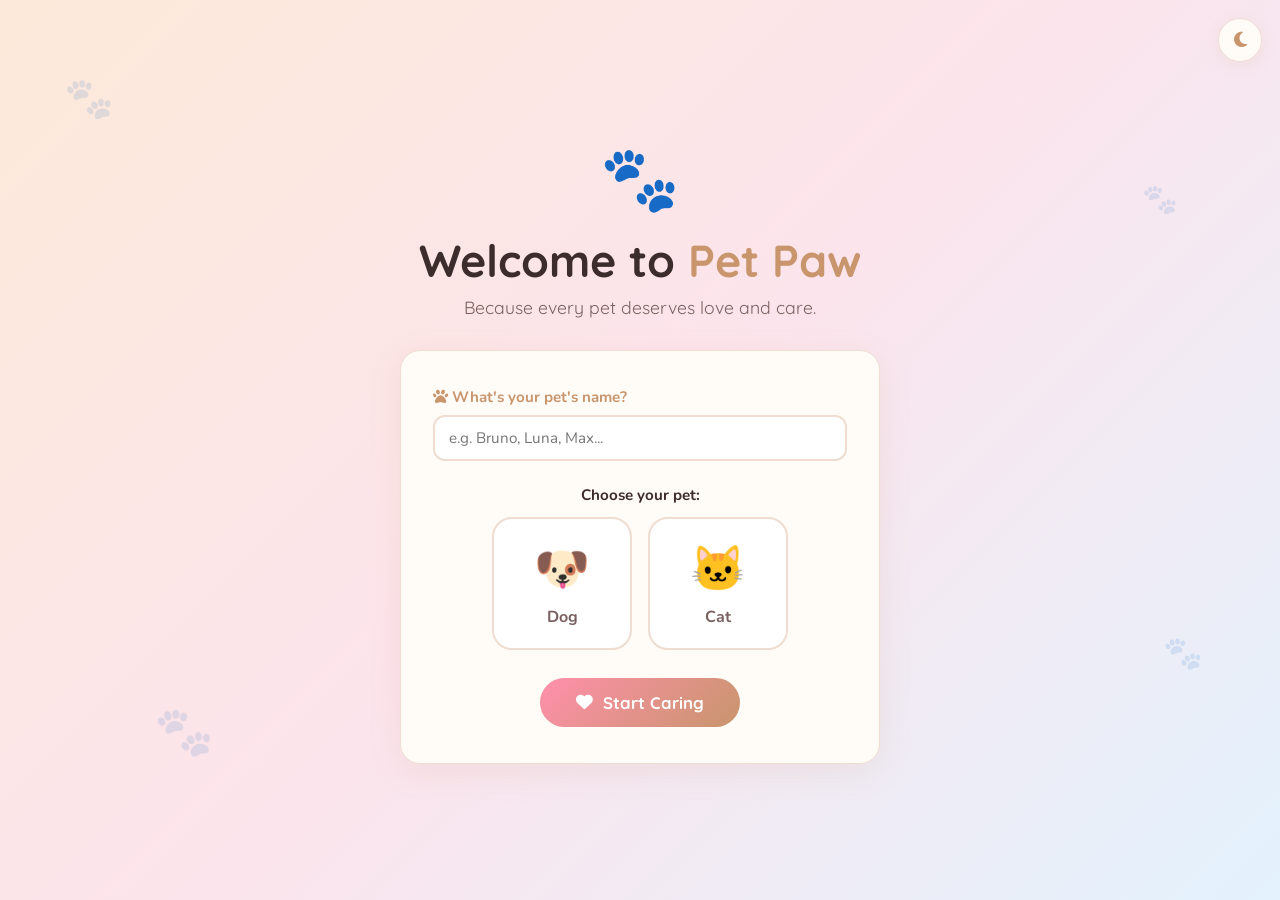
<file: index.html>
<!DOCTYPE html>
<html lang="en">
<head>
  <meta charset="UTF-8" />
  <meta name="viewport" content="width=device-width, initial-scale=1.0"/>
  <title>Pet Paw 🐾 — Welcome</title>
  <link rel="stylesheet" href="style.css" />
  <link href="https://fonts.googleapis.com/css2?family=Nunito:wght@400;600;700;800;900&family=Quicksand:wght@400;500;600;700&display=swap" rel="stylesheet"/>
  <link rel="stylesheet" href="https://cdnjs.cloudflare.com/ajax/libs/font-awesome/6.5.0/css/all.min.css"/>
</head>
<body class="welcome-page">

  <!-- Floating paw prints -->
  <div class="paw-float paw-1">🐾</div>
  <div class="paw-float paw-2">🐾</div>
  <div class="paw-float paw-3">🐾</div>
  <div class="paw-float paw-4">🐾</div>
  <div class="paw-float paw-5">🐾</div>

  <!-- Dark mode toggle -->
  <button class="dark-toggle" id="darkToggle" title="Toggle Dark Mode">
    <i class="fas fa-moon"></i>
  </button>

  <!-- Hero Section -->
  <div class="welcome-overlay">
    <div class="welcome-content fade-in">
      <div class="logo-badge">🐾</div>
      <h1 class="welcome-title">Welcome to <span>Pet Paw</span></h1>
      <p class="welcome-tagline">Because every pet deserves love and care.</p>

      <div class="welcome-card">
        <div class="input-group">
          <label for="petName"><i class="fas fa-paw"></i> What's your pet's name?</label>
          <input type="text" id="petName" placeholder="e.g. Bruno, Luna, Max..." maxlength="30"/>
        </div>

        <div class="pet-type-group">
          <p class="type-label">Choose your pet:</p>
          <div class="pet-cards">
            <div class="pet-card" id="dogCard" onclick="selectPet('dog')">
              <div class="pet-emoji">🐶</div>
              <span>Dog</span>
            </div>
            <div class="pet-card" id="catCard" onclick="selectPet('cat')">
              <div class="pet-emoji">🐱</div>
              <span>Cat</span>
            </div>
          </div>
        </div>

        <button class="glow-btn" onclick="startCaring()">
          <i class="fas fa-heart"></i> Start Caring
        </button>
      </div>
    </div>
  </div>

  <script src="script.js"></script>
  <script>
    let selectedPet = '';
    function selectPet(type) {
      selectedPet = type;
      document.querySelectorAll('.pet-card').forEach(c => c.classList.remove('selected'));
      document.getElementById(type + 'Card').classList.add('selected');
    }
    function startCaring() {
      const name = document.getElementById('petName').value.trim();
      if (!name) { alert('Please enter your pet\'s name! 🐾'); return; }
      if (!selectedPet) { alert('Please choose Dog or Cat! 🐾'); return; }
      localStorage.setItem('petName', name);
      localStorage.setItem('petType', selectedPet);
      window.location.href = 'profile.html';
    }
  </script>
</body>
</html>
</file>
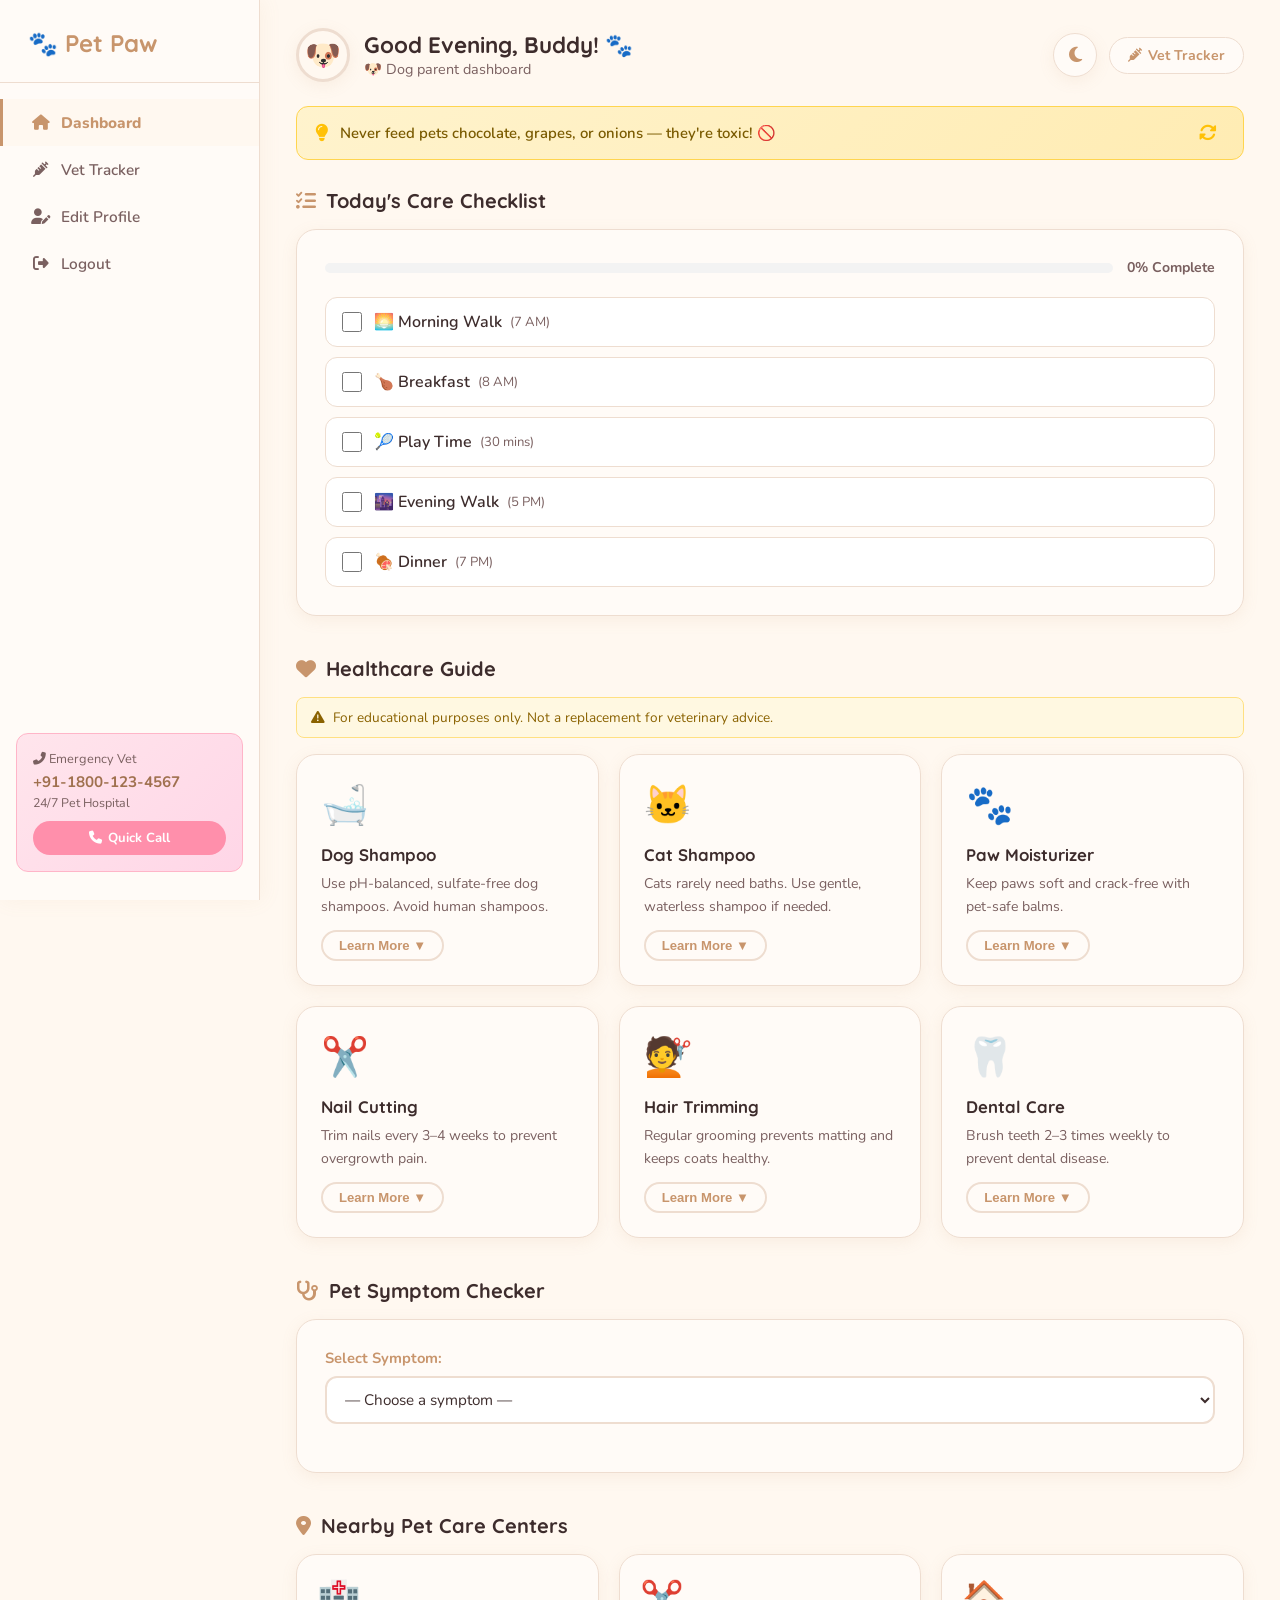
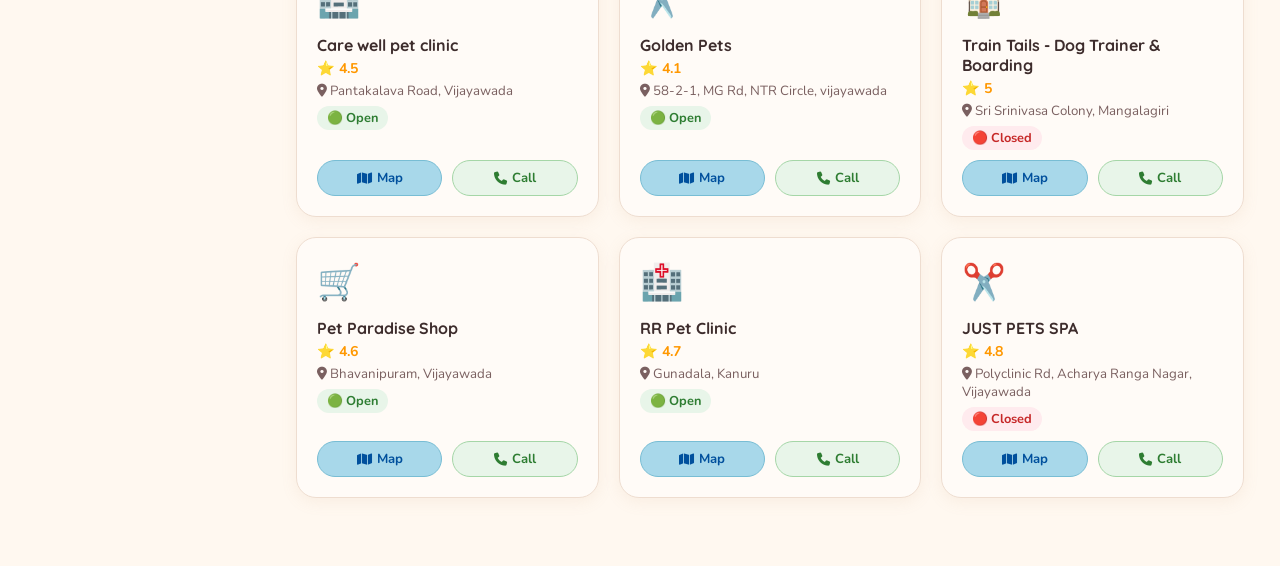
<file: dashboard.html>
<!DOCTYPE html>
<html lang="en">
<head>
  <meta charset="UTF-8"/>
  <meta name="viewport" content="width=device-width, initial-scale=1.0"/>
  <title>Pet Paw 🐾 — Dashboard</title>
  <link rel="stylesheet" href="style.css"/>
  <link href="https://fonts.googleapis.com/css2?family=Nunito:wght@400;600;700;800;900&family=Quicksand:wght@400;500;600;700&display=swap" rel="stylesheet"/>
  <link rel="stylesheet" href="https://cdnjs.cloudflare.com/ajax/libs/font-awesome/6.5.0/css/all.min.css"/>
</head>
<body class="dashboard-page">

  <!-- Sidebar -->
  <nav class="sidebar" id="sidebar">
    <div class="sidebar-logo">🐾 <span>Pet Paw</span></div>
    <ul class="sidebar-nav">
      <li><a href="dashboard.html" class="active"><i class="fas fa-home"></i> Dashboard</a></li>
      <li><a href="tracker.html"><i class="fas fa-syringe"></i> Vet Tracker</a></li>
      <li><a href="profile.html"><i class="fas fa-user-edit"></i> Edit Profile</a></li>
      <li><a href="index.html"><i class="fas fa-sign-out-alt"></i> Logout</a></li>
    </ul>
    <div class="sidebar-emergency">
      <div class="emergency-card">
        <p><i class="fas fa-phone-alt"></i> Emergency Vet</p>
        <strong>+91-1800-123-4567</strong>
        <small>24/7 Pet Hospital</small>
        <a href="tel:+911800123456" class="emergency-btn"><i class="fas fa-phone"></i> Quick Call</a>
      </div>
    </div>
  </nav>

  <!-- Mobile nav toggle -->
  <button class="mobile-menu-btn" id="menuBtn" onclick="toggleSidebar()">
    <i class="fas fa-bars"></i>
  </button>

  <!-- Main Content -->
  <main class="main-content" id="mainContent">

    <!-- Top Bar -->
    <div class="topbar">
      <div class="topbar-left">
        <div class="pet-avatar" id="topAvatar">🐾</div>
        <div>
          <h2 class="greeting" id="greetingMsg">Good Morning! 🐾</h2>
          <p class="topbar-sub" id="topSub">Loading profile...</p>
        </div>
      </div>
      <div class="topbar-right">
        <button class="dark-toggle inline" id="darkToggle" title="Toggle Dark Mode">
          <i class="fas fa-moon"></i>
        </button>
        <a href="tracker.html" class="nav-pill"><i class="fas fa-syringe"></i> Vet Tracker</a>
      </div>
    </div>

    <!-- Daily Tip Banner -->
    <div class="tip-banner" id="tipBanner">
      <i class="fas fa-lightbulb"></i>
      <span id="tipText">Loading tip...</span>
      <button onclick="newTip()" title="New Tip"><i class="fas fa-sync-alt"></i></button>
    </div>

    <!-- SECTION A: Checklist -->
    <section class="dash-section fade-in">
      <h3 class="section-title"><i class="fas fa-tasks"></i> Today's Care Checklist</h3>
      <div class="checklist-card">
        <div class="checklist-progress-wrap">
          <div class="checklist-progress-bar">
            <div class="checklist-progress-fill" id="progressFill"></div>
          </div>
          <span class="progress-pct" id="progressPct">0% Complete</span>
        </div>
        <ul class="checklist" id="checklist">
          <li data-id="task1"><label><input type="checkbox" onchange="updateChecklist()"/> <span>🌅 Morning Walk <small>(7 AM)</small></span></label></li>
          <li data-id="task2"><label><input type="checkbox" onchange="updateChecklist()"/> <span>🍗 Breakfast <small>(8 AM)</small></span></label></li>
          <li data-id="task3"><label><input type="checkbox" onchange="updateChecklist()"/> <span>🎾 Play Time <small>(30 mins)</small></span></label></li>
          <li data-id="task4"><label><input type="checkbox" onchange="updateChecklist()"/> <span>🌆 Evening Walk <small>(5 PM)</small></span></label></li>
          <li data-id="task5"><label><input type="checkbox" onchange="updateChecklist()"/> <span>🍖 Dinner <small>(7 PM)</small></span></label></li>
        </ul>
        <div class="celebration" id="celebration" style="display:none">
          🎉 All tasks done! You're an amazing pet parent! 🐾
        </div>
      </div>
    </section>

    <!-- SECTION B: Healthcare -->
    <section class="dash-section fade-in">
      <h3 class="section-title"><i class="fas fa-heart"></i> Healthcare Guide</h3>
      <p class="warning-text"><i class="fas fa-exclamation-triangle"></i> For educational purposes only. Not a replacement for veterinary advice.</p>
      <div class="health-grid">
        <div class="health-card">
          <div class="health-icon">🛁</div>
          <h4>Dog Shampoo</h4>
          <p>Use pH-balanced, sulfate-free dog shampoos. Avoid human shampoos.</p>
          <button class="learn-btn" onclick="toggleLearn(this)">Learn More ▼</button>
          <div class="learn-more">
            <p>Recommended: Vet's Best Natural, Burt's Bees Dog Shampoo. Bathe every 4–6 weeks. Use lukewarm water and rinse thoroughly to prevent skin irritation.</p>
          </div>
        </div>
        <div class="health-card">
          <div class="health-icon">🐱</div>
          <h4>Cat Shampoo</h4>
          <p>Cats rarely need baths. Use gentle, waterless shampoo if needed.</p>
          <button class="learn-btn" onclick="toggleLearn(this)">Learn More ▼</button>
          <div class="learn-more">
            <p>Most cats self-groom. If bathing is necessary, use fragrance-free cat-specific shampoo. Avoid getting water in ears. Dry thoroughly after bath.</p>
          </div>
        </div>
        <div class="health-card">
          <div class="health-icon">🐾</div>
          <h4>Paw Moisturizer</h4>
          <p>Keep paws soft and crack-free with pet-safe balms.</p>
          <button class="learn-btn" onclick="toggleLearn(this)">Learn More ▼</button>
          <div class="learn-more">
            <p>Apply paw balm after walks, especially in hot or cold weather. Check for cracked pads, cuts, or foreign objects. Products like Musher's Secret work well.</p>
          </div>
        </div>
        <div class="health-card">
          <div class="health-icon">✂️</div>
          <h4>Nail Cutting</h4>
          <p>Trim nails every 3–4 weeks to prevent overgrowth pain.</p>
          <button class="learn-btn" onclick="toggleLearn(this)">Learn More ▼</button>
          <div class="learn-more">
            <p>Use sharp pet nail clippers. Avoid cutting the quick (pink area). If unsure, ask your vet for a demo. Reward with treats to make it a positive experience.</p>
          </div>
        </div>
        <div class="health-card">
          <div class="health-icon">💇</div>
          <h4>Hair Trimming</h4>
          <p>Regular grooming prevents matting and keeps coats healthy.</p>
          <button class="learn-btn" onclick="toggleLearn(this)">Learn More ▼</button>
          <div class="learn-more">
            <p>Brush daily for long-haired breeds. Professional grooming every 6–8 weeks recommended. Use slicker brushes for removing tangles gently.</p>
          </div>
        </div>
        <div class="health-card">
          <div class="health-icon">🦷</div>
          <h4>Dental Care</h4>
          <p>Brush teeth 2–3 times weekly to prevent dental disease.</p>
          <button class="learn-btn" onclick="toggleLearn(this)">Learn More ▼</button>
          <div class="learn-more">
            <p>Use pet-specific toothpaste (never human toothpaste). Dental chews and water additives also help. Annual dental check-ups with your vet are important.</p>
          </div>
        </div>
      </div>
    </section>

    <!-- SECTION C: Symptom Checker -->
    <section class="dash-section fade-in">
      <h3 class="section-title"><i class="fas fa-stethoscope"></i> Pet Symptom Checker</h3>
      <div class="symptom-card">
        <div class="symptom-row">
          <div class="form-group">
            <label>Select Symptom:</label>
            <select id="symptomSelect" onchange="onSymptomChange()">
              <option value="">— Choose a symptom —</option>
              <option value="vomit">🤢 Vomiting</option>
              <option value="urine">💧 Urine Issues</option>
              <option value="lethargy">😴 Lethargy</option>
              <option value="noappetite">🚫 No Appetite</option>
            </select>
          </div>
          <div class="form-group" id="vomitColorGroup" style="display:none">
            <label>Vomit Color:</label>
            <select id="vomitColor" onchange="checkSymptom()">
              <option value="">— Choose color —</option>
              <option value="yellow">🟡 Yellow</option>
              <option value="white">⚪ White Foam</option>
              <option value="brown">🟤 Brown</option>
            </select>
          </div>
        </div>
        <div class="symptom-result" id="symptomResult" style="display:none"></div>
      </div>
    </section>

    <!-- Nearby Pet Care Centers -->
    <section class="dash-section fade-in">
      <h3 class="section-title"><i class="fas fa-map-marker-alt"></i> Nearby Pet Care Centers</h3>
      <div class="centers-grid" id="centersGrid"></div>
    </section>

  </main>

  <script src="script.js"></script>
  <script>
    // Greet user
    window.onload = () => {
      initDarkMode();
      const name = localStorage.getItem('petName') || 'Buddy';
      const type = localStorage.getItem('petType') || 'dog';
      const photo = localStorage.getItem('petPhoto');
      const hour = new Date().getHours();
      const greet = hour < 12 ? 'Good Morning' : hour < 17 ? 'Good Afternoon' : 'Good Evening';
      document.getElementById('greetingMsg').textContent = `${greet}, ${name}! 🐾`;
      document.getElementById('topSub').textContent = `${type === 'dog' ? '🐶 Dog' : '🐱 Cat'} parent dashboard`;
      if (photo) {
        document.getElementById('topAvatar').innerHTML = `<img src="${photo}" alt="pet"/>`;
      } else {
        document.getElementById('topAvatar').textContent = type === 'dog' ? '🐶' : '🐱';
      }
      loadChecklist();
      showTip();
      renderCenters();
    };

    // Checklist
    function loadChecklist() {
      const saved = JSON.parse(localStorage.getItem('checklist') || '{}');
      document.querySelectorAll('#checklist input[type=checkbox]').forEach(cb => {
        const id = cb.closest('li').dataset.id;
        if (saved[id]) { cb.checked = true; cb.closest('li').classList.add('done'); }
      });
      updateChecklist();
    }
    function updateChecklist() {
      const all = document.querySelectorAll('#checklist input[type=checkbox]');
      const checked = document.querySelectorAll('#checklist input[type=checkbox]:checked');
      const pct = Math.round((checked.length / all.length) * 100);
      document.getElementById('progressFill').style.width = pct + '%';
      document.getElementById('progressPct').textContent = pct + '% Complete';
      const saved = {};
      all.forEach(cb => {
        const id = cb.closest('li').dataset.id;
        saved[id] = cb.checked;
        cb.checked ? cb.closest('li').classList.add('done') : cb.closest('li').classList.remove('done');
      });
      localStorage.setItem('checklist', JSON.stringify(saved));
      document.getElementById('celebration').style.display = (pct === 100) ? 'block' : 'none';
    }

    // Symptom checker
    function onSymptomChange() {
      const val = document.getElementById('symptomSelect').value;
      document.getElementById('vomitColorGroup').style.display = (val === 'vomit') ? 'flex' : 'none';
      document.getElementById('symptomResult').style.display = 'none';
      if (val !== 'vomit') checkSymptom();
    }
    function checkSymptom() {
      const sym = document.getElementById('symptomSelect').value;
      if (!sym) return;
      const res = document.getElementById('symptomResult');
      let html = '';
      if (sym === 'vomit') {
        const color = document.getElementById('vomitColor').value;
        if (!color) return;
        const data = {
          yellow: { text: 'Yellow vomit usually means an empty stomach. Try feeding a small meal and ensure fresh water is available.', sev: 'mild', label: '🟢 Mild' },
          white: { text: 'White foam may indicate mild indigestion or acid reflux. Offer bland food (boiled chicken & rice) for a day.', sev: 'moderate', label: '🟠 Moderate' },
          brown: { text: 'Brown vomit may indicate a serious condition. Please seek veterinary attention immediately!', sev: 'emergency', label: '🔴 Emergency' }
        };
        const d = data[color];
        html = `<div class="result-box sev-${d.sev}"><strong>${d.label}</strong><p>${d.text}</p>${d.sev === 'emergency' ? '<p class="emerg-warn">⚠️ Please visit a vet immediately!</p>' : ''}</div>`;
      } else {
        const data = {
          urine: { text: 'Urine changes (color, frequency, straining) can indicate UTI or kidney issues. Monitor for 24 hrs; if persists consult a vet.', sev: 'moderate', label: '🟠 Moderate' },
          lethargy: { text: 'Mild lethargy after activity is normal. If lasting more than 24 hrs, check for fever or other symptoms and consult a vet.', sev: 'moderate', label: '🟠 Moderate' },
          noappetite: { text: 'Skipping one meal is usually okay. If no appetite persists beyond 24 hrs or is combined with other symptoms, visit a vet.', sev: 'mild', label: '🟢 Mild' }
        };
        const d = data[sym];
        html = `<div class="result-box sev-${d.sev}"><strong>${d.label}</strong><p>${d.text}</p></div>`;
      }
      res.innerHTML = html;
      res.style.display = 'block';
    }

    // Nearby centers
    const centers = [
      { type: 'clinic', name: 'Care well pet clinic', rating: '4.5', address: 'Pantakalava Road, Vijayawada', status: 'open', phone: '09490988909' },
      { type: 'grooming', name: 'Golden Pets', rating: '4.1', address: '58-2-1, MG Rd, NTR Circle, vijayawada', status: 'open', phone: '09299303333' },
      { type: 'boarding', name: 'Train Tails - Dog Trainer & Boarding', rating: '5', address: 'Sri Srinivasa Colony, Mangalagiri', status: 'closed', phone: '040-3456789' },
      { type: 'shop', name: 'Pet Paradise Shop', rating: '4.6', address: 'Bhavanipuram, Vijayawada', status: 'open', phone: '040-4567890' },
      { type: 'clinic', name: 'RR Pet Clinic', rating: '4.7', address: 'Gunadala, Kanuru', status: 'open', phone: '09849362082' },
      { type: 'grooming', name: 'JUST PETS SPA', rating: '4.8', address: 'Polyclinic Rd, Acharya Ranga Nagar, Vijayawada', status: 'closed', phone: '09121241038' },
    ];
    const typeIcons = { clinic: '🏥', grooming: '✂️', boarding: '🏠', shop: '🛒' };
    function renderCenters() {
      const grid = document.getElementById('centersGrid');
      grid.innerHTML = centers.map(c => `
        <div class="center-card">
          <div class="center-icon">${typeIcons[c.type]}</div>
          <div class="center-body">
            <h4>${c.name}</h4>
            <div class="center-rating">⭐ ${c.rating}</div>
            <p><i class="fas fa-map-marker-alt"></i> ${c.address}</p>
            <span class="status-badge ${c.status}">${c.status === 'open' ? '🟢 Open' : '🔴 Closed'}</span>
          </div>
          <div class="center-actions">
            <a href="https://maps.google.com?q=${encodeURIComponent(c.name+' '+c.address)}" target="_blank" class="center-btn map-btn"><i class="fas fa-map"></i> Map</a>
            <a href="tel:${c.phone}" class="center-btn call-btn"><i class="fas fa-phone"></i> Call</a>
          </div>
        </div>
      `).join('');
    }

    // Sidebar toggle
    function toggleSidebar() {
      document.getElementById('sidebar').classList.toggle('open');
    }
  </script>
</body>
</html>
</file>
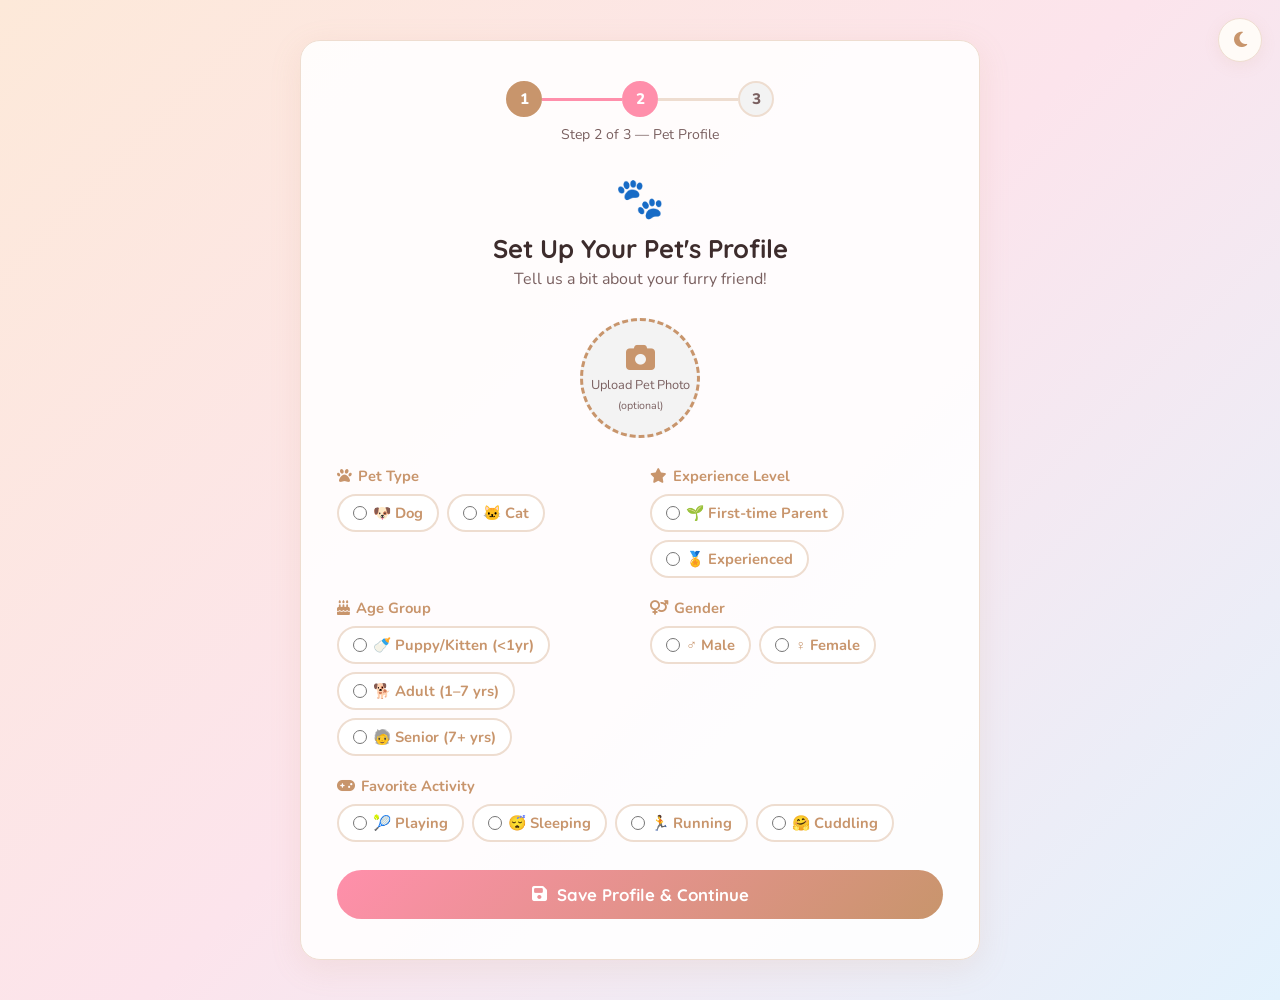
<file: profile.html>
<!DOCTYPE html>
<html lang="en">
<head>
  <meta charset="UTF-8"/>
  <meta name="viewport" content="width=device-width, initial-scale=1.0"/>
  <title>Pet Paw 🐾 — Setup Profile</title>
  <link rel="stylesheet" href="style.css"/>
  <link href="https://fonts.googleapis.com/css2?family=Nunito:wght@400;600;700;800;900&family=Quicksand:wght@400;500;600;700&display=swap" rel="stylesheet"/>
  <link rel="stylesheet" href="https://cdnjs.cloudflare.com/ajax/libs/font-awesome/6.5.0/css/all.min.css"/>
</head>
<body class="profile-page">

  <button class="dark-toggle" id="darkToggle" title="Toggle Dark Mode">
    <i class="fas fa-moon"></i>
  </button>

  <div class="profile-container fade-in">
    <div class="profile-card glass-card">

      <!-- Progress Bar -->
      <div class="progress-bar-wrap">
        <div class="progress-steps">
          <span class="step done">1</span>
          <div class="step-line active"></div>
          <span class="step active">2</span>
          <div class="step-line"></div>
          <span class="step">3</span>
        </div>
        <p class="progress-label">Step 2 of 3 — Pet Profile</p>
      </div>

      <div class="profile-header">
        <div class="logo-sm">🐾</div>
        <h2>Set Up Your Pet's Profile</h2>
        <p>Tell us a bit about your furry friend!</p>
      </div>

      <!-- Photo Upload -->
      <div class="photo-upload-area" onclick="document.getElementById('photoInput').click()">
        <div class="photo-preview" id="photoPreview">
          <i class="fas fa-camera"></i>
          <span>Upload Pet Photo</span>
          <small>(optional)</small>
        </div>
        <input type="file" id="photoInput" accept="image/*" style="display:none"/>
      </div>

      <div class="form-grid">

        <!-- Pet Type -->
        <div class="form-group">
          <label><i class="fas fa-paw"></i> Pet Type</label>
          <div class="radio-group">
            <label class="radio-pill"><input type="radio" name="petType" value="Dog"/> 🐶 Dog</label>
            <label class="radio-pill"><input type="radio" name="petType" value="Cat"/> 🐱 Cat</label>
          </div>
        </div>

        <!-- Experience Level -->
        <div class="form-group">
          <label><i class="fas fa-star"></i> Experience Level</label>
          <div class="radio-group">
            <label class="radio-pill"><input type="radio" name="experience" value="First-time parent"/> 🌱 First-time Parent</label>
            <label class="radio-pill"><input type="radio" name="experience" value="Experienced"/> 🏅 Experienced</label>
          </div>
        </div>

        <!-- Age Group -->
        <div class="form-group">
          <label><i class="fas fa-birthday-cake"></i> Age Group</label>
          <div class="radio-group">
            <label class="radio-pill"><input type="radio" name="age" value="Puppy/Kitten"/> 🍼 Puppy/Kitten (&lt;1yr)</label>
            <label class="radio-pill"><input type="radio" name="age" value="Adult"/> 🐕 Adult (1–7 yrs)</label>
            <label class="radio-pill"><input type="radio" name="age" value="Senior"/> 🧓 Senior (7+ yrs)</label>
          </div>
        </div>

        <!-- Gender -->
        <div class="form-group">
          <label><i class="fas fa-venus-mars"></i> Gender</label>
          <div class="radio-group">
            <label class="radio-pill"><input type="radio" name="gender" value="Male"/> ♂ Male</label>
            <label class="radio-pill"><input type="radio" name="gender" value="Female"/> ♀ Female</label>
          </div>
        </div>

        <!-- Favorite Activity -->
        <div class="form-group full-width">
          <label><i class="fas fa-gamepad"></i> Favorite Activity</label>
          <div class="radio-group">
            <label class="radio-pill"><input type="radio" name="activity" value="Playing"/> 🎾 Playing</label>
            <label class="radio-pill"><input type="radio" name="activity" value="Sleeping"/> 😴 Sleeping</label>
            <label class="radio-pill"><input type="radio" name="activity" value="Running"/> 🏃 Running</label>
            <label class="radio-pill"><input type="radio" name="activity" value="Cuddling"/> 🤗 Cuddling</label>
          </div>
        </div>

      </div>

      <button class="glow-btn wide" onclick="saveProfile()">
        <i class="fas fa-save"></i> Save Profile & Continue
      </button>

    </div>
  </div>

  <script src="script.js"></script>
  <script>
    // Pre-fill pet type from index
    const storedType = localStorage.getItem('petType');
    if (storedType) {
      const radios = document.querySelectorAll('input[name="petType"]');
      radios.forEach(r => { if (r.value.toLowerCase() === storedType) r.checked = true; });
    }

    // Photo preview
    document.getElementById('photoInput').addEventListener('change', function() {
      const file = this.files[0];
      if (!file) return;
      const reader = new FileReader();
      reader.onload = e => {
        const preview = document.getElementById('photoPreview');
        preview.innerHTML = `<img src="${e.target.result}" alt="Pet Photo" style="width:100%;height:100%;object-fit:cover;border-radius:50%;"/>`;
        localStorage.setItem('petPhoto', e.target.result);
      };
      reader.readAsDataURL(file);
    });

    function saveProfile() {
      const getRadio = name => {
        const el = document.querySelector(`input[name="${name}"]:checked`);
        return el ? el.value : '';
      };
      const petType = getRadio('petType');
      const experience = getRadio('experience');
      const age = getRadio('age');
      const gender = getRadio('gender');
      const activity = getRadio('activity');

      if (!petType || !experience || !age || !gender || !activity) {
        alert('Please fill in all fields! 🐾'); return;
      }
      localStorage.setItem('petTypeProfile', petType);
      localStorage.setItem('experience', experience);
      localStorage.setItem('ageGroup', age);
      localStorage.setItem('gender', gender);
      localStorage.setItem('activity', activity);
      window.location.href = 'dashboard.html';
    }
  </script>
</body>
</html>
</file>
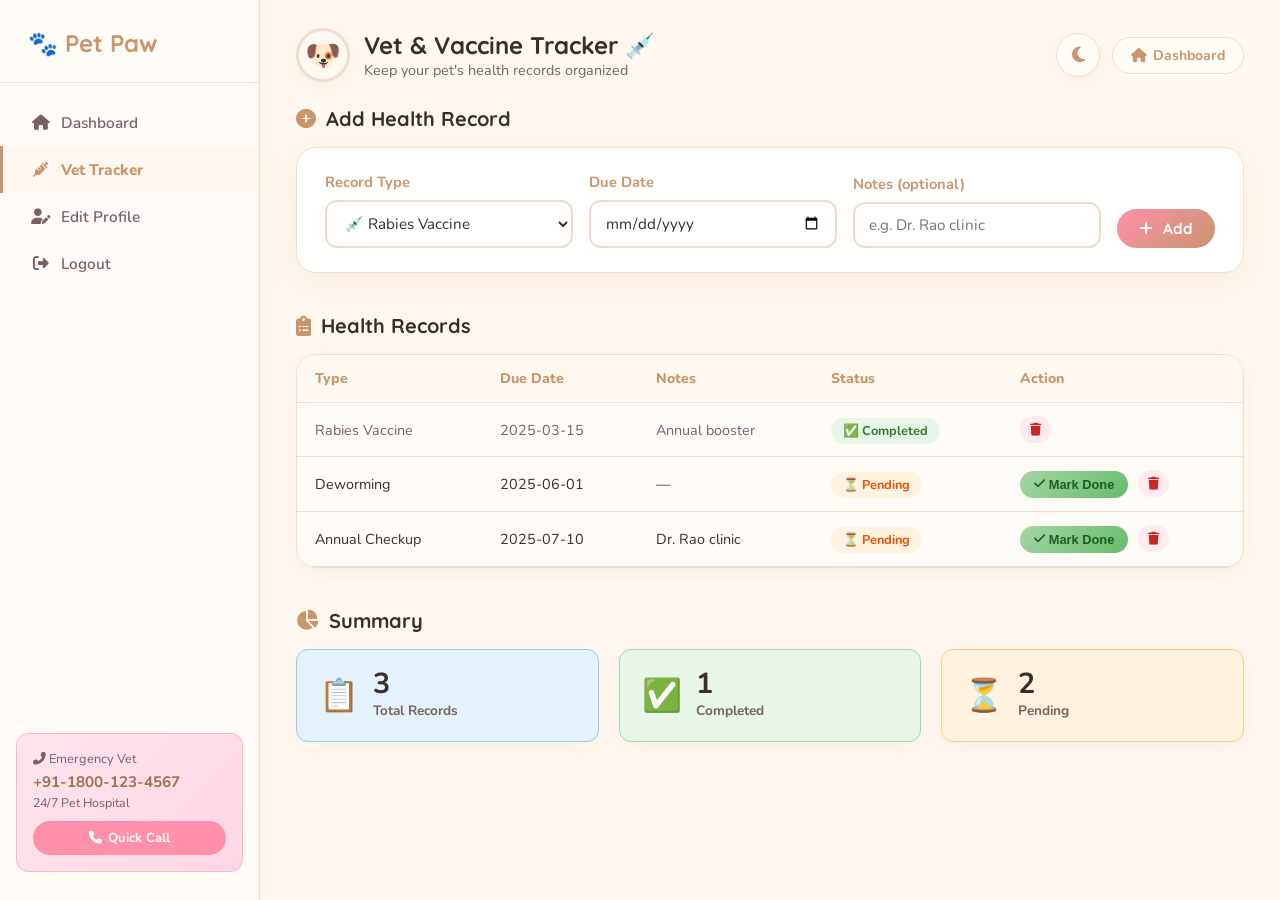
<file: tracker.html>
<!DOCTYPE html>
<html lang="en">
<head>
  <meta charset="UTF-8"/>
  <meta name="viewport" content="width=device-width, initial-scale=1.0"/>
  <title>Pet Paw 🐾 — Vet Tracker</title>
  <link rel="stylesheet" href="style.css"/>
  <link href="https://fonts.googleapis.com/css2?family=Nunito:wght@400;600;700;800;900&family=Quicksand:wght@400;500;600;700&display=swap" rel="stylesheet"/>
  <link rel="stylesheet" href="https://cdnjs.cloudflare.com/ajax/libs/font-awesome/6.5.0/css/all.min.css"/>
</head>
<body class="tracker-page">

  <!-- Sidebar -->
  <nav class="sidebar" id="sidebar">
    <div class="sidebar-logo">🐾 <span>Pet Paw</span></div>
    <ul class="sidebar-nav">
      <li><a href="dashboard.html"><i class="fas fa-home"></i> Dashboard</a></li>
      <li><a href="tracker.html" class="active"><i class="fas fa-syringe"></i> Vet Tracker</a></li>
      <li><a href="profile.html"><i class="fas fa-user-edit"></i> Edit Profile</a></li>
      <li><a href="index.html"><i class="fas fa-sign-out-alt"></i> Logout</a></li>
    </ul>
    <div class="sidebar-emergency">
      <div class="emergency-card">
        <p><i class="fas fa-phone-alt"></i> Emergency Vet</p>
        <strong>+91-1800-123-4567</strong>
        <small>24/7 Pet Hospital</small>
        <a href="tel:+911800123456" class="emergency-btn"><i class="fas fa-phone"></i> Quick Call</a>
      </div>
    </div>
  </nav>

  <button class="mobile-menu-btn" id="menuBtn" onclick="toggleSidebar()">
    <i class="fas fa-bars"></i>
  </button>

  <main class="main-content" id="mainContent">

    <div class="topbar">
      <div class="topbar-left">
        <div class="pet-avatar" id="topAvatar">🐾</div>
        <div>
          <h2>Vet & Vaccine Tracker 💉</h2>
          <p class="topbar-sub">Keep your pet's health records organized</p>
        </div>
      </div>
      <div class="topbar-right">
        <button class="dark-toggle inline" id="darkToggle">
          <i class="fas fa-moon"></i>
        </button>
        <a href="dashboard.html" class="nav-pill"><i class="fas fa-home"></i> Dashboard</a>
      </div>
    </div>

    <!-- Add Record -->
    <section class="dash-section fade-in">
      <h3 class="section-title"><i class="fas fa-plus-circle"></i> Add Health Record</h3>
      <div class="tracker-add-card glass-card">
        <div class="tracker-form-row">
          <div class="form-group">
            <label>Record Type</label>
            <select id="recType">
              <option value="Rabies Vaccine">💉 Rabies Vaccine</option>
              <option value="Deworming">🐛 Deworming</option>
              <option value="Annual Checkup">🏥 Annual Checkup</option>
              <option value="Flea Treatment">🦟 Flea Treatment</option>
              <option value="Other">📋 Other</option>
            </select>
          </div>
          <div class="form-group">
            <label>Due Date</label>
            <input type="date" id="recDate"/>
          </div>
          <div class="form-group">
            <label>Notes (optional)</label>
            <input type="text" id="recNotes" placeholder="e.g. Dr. Rao clinic"/>
          </div>
          <button class="glow-btn sm" onclick="addRecord()">
            <i class="fas fa-plus"></i> Add
          </button>
        </div>
      </div>
    </section>

    <!-- Records Table -->
    <section class="dash-section fade-in">
      <h3 class="section-title"><i class="fas fa-clipboard-list"></i> Health Records</h3>
      <div class="tracker-table-wrap">
        <table class="tracker-table" id="trackerTable">
          <thead>
            <tr>
              <th>Type</th>
              <th>Due Date</th>
              <th>Notes</th>
              <th>Status</th>
              <th>Action</th>
            </tr>
          </thead>
          <tbody id="trackerBody"></tbody>
        </table>
        <p class="no-records" id="noRecords" style="display:none">No records yet. Add one above! 🐾</p>
      </div>
    </section>

    <!-- Summary Cards -->
    <section class="dash-section fade-in">
      <h3 class="section-title"><i class="fas fa-chart-pie"></i> Summary</h3>
      <div class="summary-cards" id="summaryCards"></div>
    </section>

  </main>

  <script src="script.js"></script>
  <script>
    window.onload = () => {
      initDarkMode();
      const name = localStorage.getItem('petName') || 'Buddy';
      const type = localStorage.getItem('petType') || 'dog';
      const photo = localStorage.getItem('petPhoto');
      if (photo) document.getElementById('topAvatar').innerHTML = `<img src="${photo}" alt="pet"/>`;
      else document.getElementById('topAvatar').textContent = type === 'dog' ? '🐶' : '🐱';
      // Seed default records if empty
      if (!localStorage.getItem('vetRecords')) {
        const defaults = [
          { id: Date.now()+1, type: 'Rabies Vaccine', date: '2025-03-15', notes: 'Annual booster', status: 'completed' },
          { id: Date.now()+2, type: 'Deworming', date: '2025-06-01', notes: '', status: 'pending' },
          { id: Date.now()+3, type: 'Annual Checkup', date: '2025-07-10', notes: 'Dr. Rao clinic', status: 'pending' },
        ];
        localStorage.setItem('vetRecords', JSON.stringify(defaults));
      }
      renderTable();
    };

    function getRecords() { return JSON.parse(localStorage.getItem('vetRecords') || '[]'); }
    function saveRecords(r) { localStorage.setItem('vetRecords', JSON.stringify(r)); }

    function addRecord() {
      const type = document.getElementById('recType').value;
      const date = document.getElementById('recDate').value;
      const notes = document.getElementById('recNotes').value;
      if (!date) { alert('Please select a due date!'); return; }
      const records = getRecords();
      records.push({ id: Date.now(), type, date, notes, status: 'pending' });
      saveRecords(records);
      document.getElementById('recDate').value = '';
      document.getElementById('recNotes').value = '';
      renderTable();
    }

    function markDone(id) {
      const records = getRecords().map(r => r.id == id ? {...r, status: 'completed'} : r);
      saveRecords(records);
      renderTable();
    }

    function deleteRecord(id) {
      const records = getRecords().filter(r => r.id != id);
      saveRecords(records);
      renderTable();
    }

    function renderTable() {
      const records = getRecords();
      const tbody = document.getElementById('trackerBody');
      document.getElementById('noRecords').style.display = records.length ? 'none' : 'block';
      tbody.innerHTML = records.map(r => `
        <tr class="${r.status}">
          <td>${r.type}</td>
          <td>${r.date || '—'}</td>
          <td>${r.notes || '—'}</td>
          <td><span class="status-pill ${r.status}">${r.status === 'completed' ? '✅ Completed' : '⏳ Pending'}</span></td>
          <td>
            ${r.status === 'pending' ? `<button class="mark-done-btn" onclick="markDone(${r.id})"><i class="fas fa-check"></i> Mark Done</button>` : ''}
            <button class="del-btn" onclick="deleteRecord(${r.id})"><i class="fas fa-trash"></i></button>
          </td>
        </tr>
      `).join('');

      // Summary
      const total = records.length;
      const done = records.filter(r => r.status === 'completed').length;
      const pending = total - done;
      document.getElementById('summaryCards').innerHTML = `
        <div class="sum-card blue"><div class="sum-icon">📋</div><div><strong>${total}</strong><span>Total Records</span></div></div>
        <div class="sum-card green"><div class="sum-icon">✅</div><div><strong>${done}</strong><span>Completed</span></div></div>
        <div class="sum-card orange"><div class="sum-icon">⏳</div><div><strong>${pending}</strong><span>Pending</span></div></div>
      `;
    }

    function toggleSidebar() {
      document.getElementById('sidebar').classList.toggle('open');
    }
  </script>
</body>
</html>
</file>
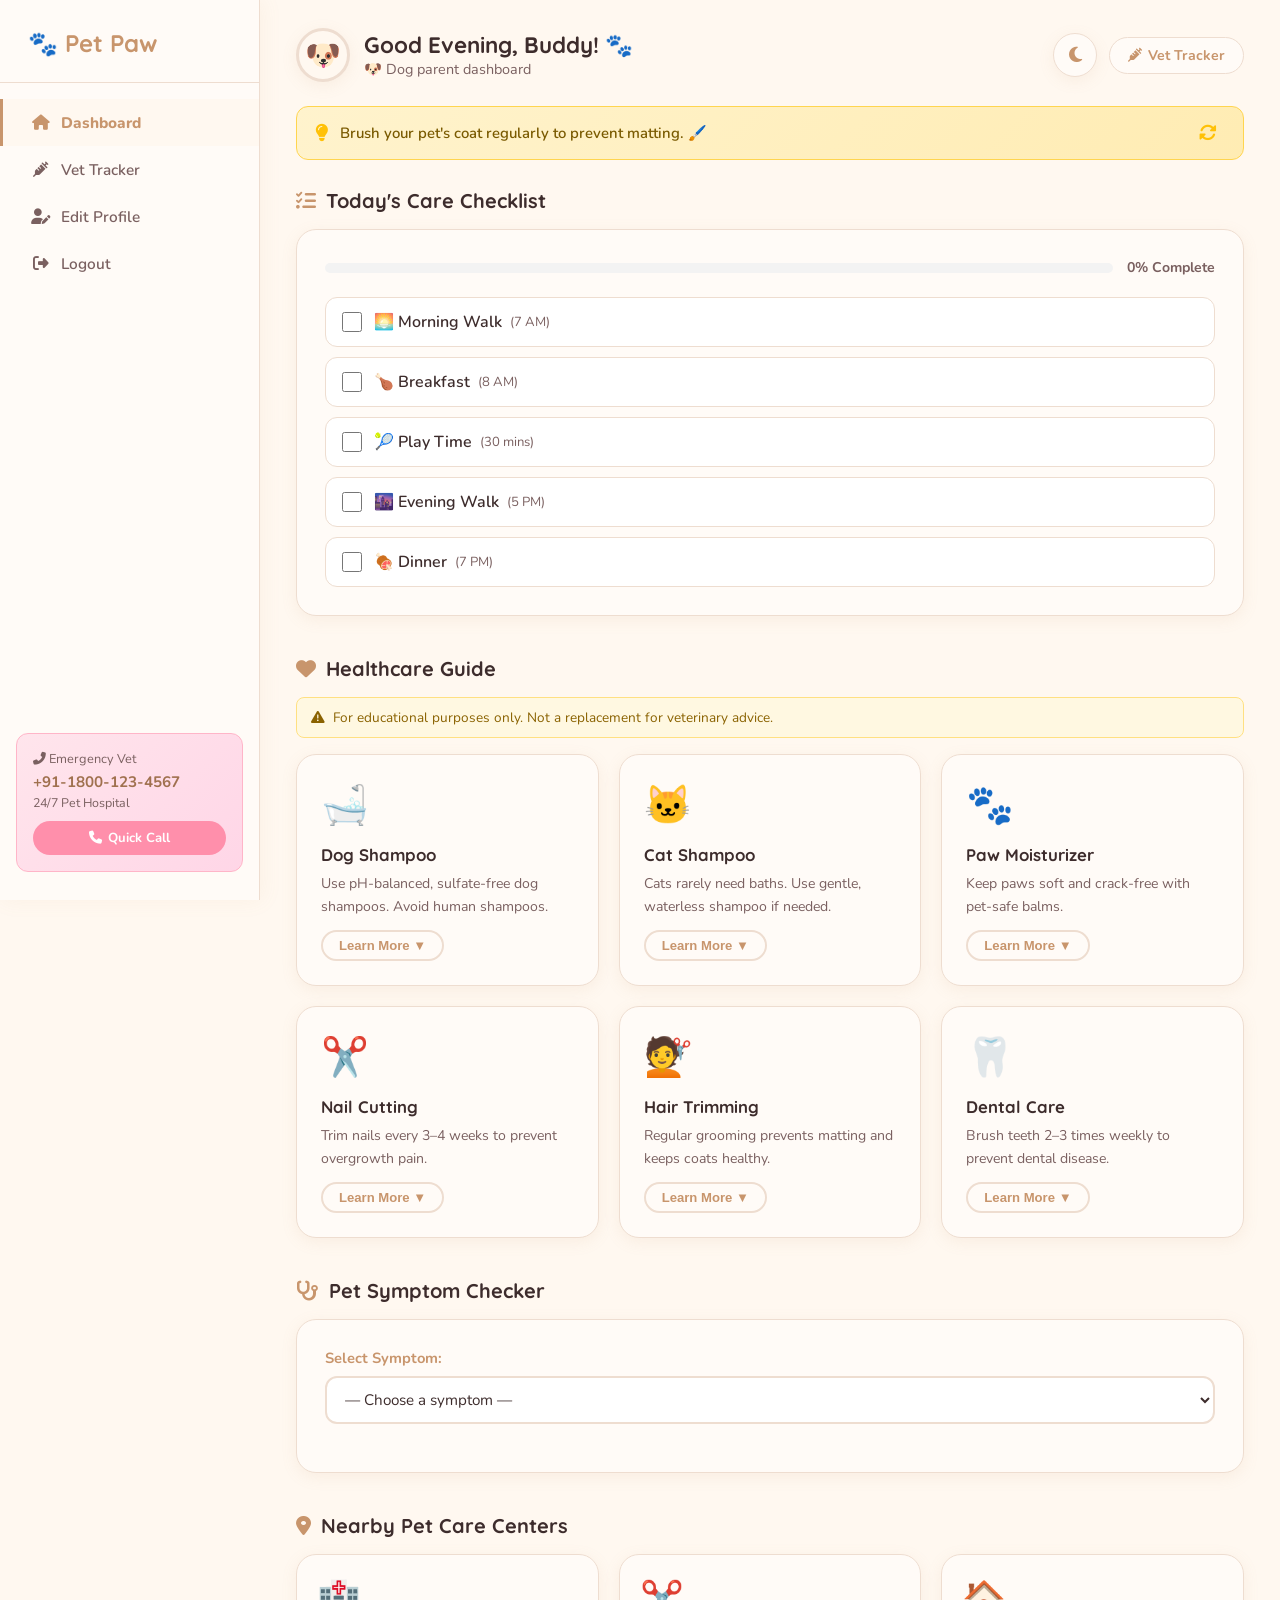
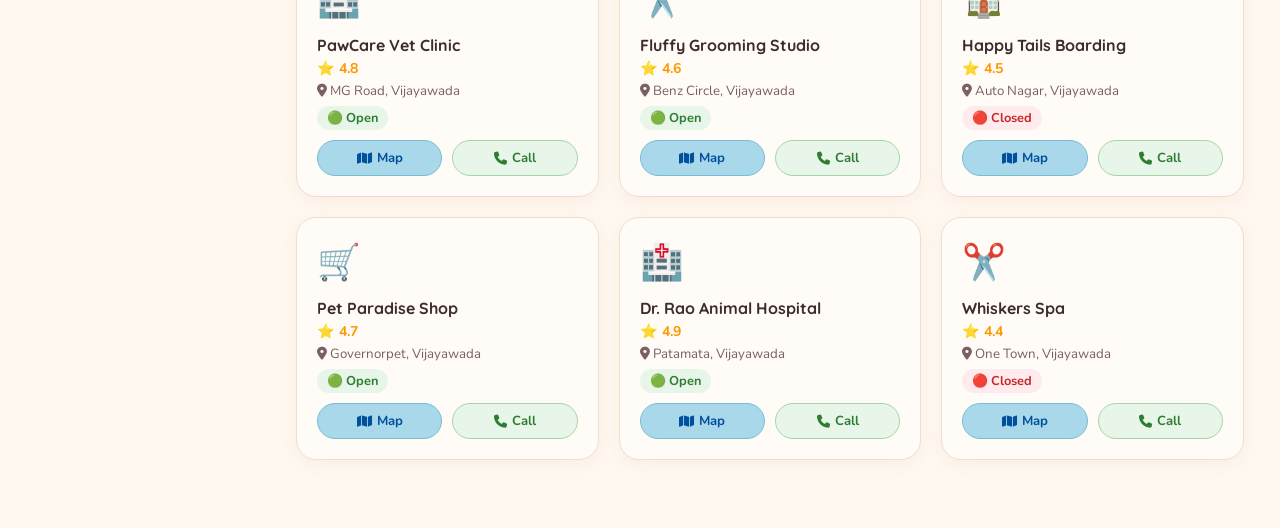
<file: pet_paw_project/dashboard.html>
<!DOCTYPE html>
<html lang="en">
<head>
  <meta charset="UTF-8"/>
  <meta name="viewport" content="width=device-width, initial-scale=1.0"/>
  <title>Pet Paw 🐾 — Dashboard</title>
  <link rel="stylesheet" href="style.css"/>
  <link href="https://fonts.googleapis.com/css2?family=Nunito:wght@400;600;700;800;900&family=Quicksand:wght@400;500;600;700&display=swap" rel="stylesheet"/>
  <link rel="stylesheet" href="https://cdnjs.cloudflare.com/ajax/libs/font-awesome/6.5.0/css/all.min.css"/>
</head>
<body class="dashboard-page">

  <!-- Sidebar -->
  <nav class="sidebar" id="sidebar">
    <div class="sidebar-logo">🐾 <span>Pet Paw</span></div>
    <ul class="sidebar-nav">
      <li><a href="dashboard.html" class="active"><i class="fas fa-home"></i> Dashboard</a></li>
      <li><a href="tracker.html"><i class="fas fa-syringe"></i> Vet Tracker</a></li>
      <li><a href="profile.html"><i class="fas fa-user-edit"></i> Edit Profile</a></li>
      <li><a href="index.html"><i class="fas fa-sign-out-alt"></i> Logout</a></li>
    </ul>
    <div class="sidebar-emergency">
      <div class="emergency-card">
        <p><i class="fas fa-phone-alt"></i> Emergency Vet</p>
        <strong>+91-1800-123-4567</strong>
        <small>24/7 Pet Hospital</small>
        <a href="tel:+911800123456" class="emergency-btn"><i class="fas fa-phone"></i> Quick Call</a>
      </div>
    </div>
  </nav>

  <!-- Mobile nav toggle -->
  <button class="mobile-menu-btn" id="menuBtn" onclick="toggleSidebar()">
    <i class="fas fa-bars"></i>
  </button>

  <!-- Main Content -->
  <main class="main-content" id="mainContent">

    <!-- Top Bar -->
    <div class="topbar">
      <div class="topbar-left">
        <div class="pet-avatar" id="topAvatar">🐾</div>
        <div>
          <h2 class="greeting" id="greetingMsg">Good Morning! 🐾</h2>
          <p class="topbar-sub" id="topSub">Loading profile...</p>
        </div>
      </div>
      <div class="topbar-right">
        <button class="dark-toggle inline" id="darkToggle" title="Toggle Dark Mode">
          <i class="fas fa-moon"></i>
        </button>
        <a href="tracker.html" class="nav-pill"><i class="fas fa-syringe"></i> Vet Tracker</a>
      </div>
    </div>

    <!-- Daily Tip Banner -->
    <div class="tip-banner" id="tipBanner">
      <i class="fas fa-lightbulb"></i>
      <span id="tipText">Loading tip...</span>
      <button onclick="newTip()" title="New Tip"><i class="fas fa-sync-alt"></i></button>
    </div>

    <!-- SECTION A: Checklist -->
    <section class="dash-section fade-in">
      <h3 class="section-title"><i class="fas fa-tasks"></i> Today's Care Checklist</h3>
      <div class="checklist-card">
        <div class="checklist-progress-wrap">
          <div class="checklist-progress-bar">
            <div class="checklist-progress-fill" id="progressFill"></div>
          </div>
          <span class="progress-pct" id="progressPct">0% Complete</span>
        </div>
        <ul class="checklist" id="checklist">
          <li data-id="task1"><label><input type="checkbox" onchange="updateChecklist()"/> <span>🌅 Morning Walk <small>(7 AM)</small></span></label></li>
          <li data-id="task2"><label><input type="checkbox" onchange="updateChecklist()"/> <span>🍗 Breakfast <small>(8 AM)</small></span></label></li>
          <li data-id="task3"><label><input type="checkbox" onchange="updateChecklist()"/> <span>🎾 Play Time <small>(30 mins)</small></span></label></li>
          <li data-id="task4"><label><input type="checkbox" onchange="updateChecklist()"/> <span>🌆 Evening Walk <small>(5 PM)</small></span></label></li>
          <li data-id="task5"><label><input type="checkbox" onchange="updateChecklist()"/> <span>🍖 Dinner <small>(7 PM)</small></span></label></li>
        </ul>
        <div class="celebration" id="celebration" style="display:none">
          🎉 All tasks done! You're an amazing pet parent! 🐾
        </div>
      </div>
    </section>

    <!-- SECTION B: Healthcare -->
    <section class="dash-section fade-in">
      <h3 class="section-title"><i class="fas fa-heart"></i> Healthcare Guide</h3>
      <p class="warning-text"><i class="fas fa-exclamation-triangle"></i> For educational purposes only. Not a replacement for veterinary advice.</p>
      <div class="health-grid">
        <div class="health-card">
          <div class="health-icon">🛁</div>
          <h4>Dog Shampoo</h4>
          <p>Use pH-balanced, sulfate-free dog shampoos. Avoid human shampoos.</p>
          <button class="learn-btn" onclick="toggleLearn(this)">Learn More ▼</button>
          <div class="learn-more">
            <p>Recommended: Vet's Best Natural, Burt's Bees Dog Shampoo. Bathe every 4–6 weeks. Use lukewarm water and rinse thoroughly to prevent skin irritation.</p>
          </div>
        </div>
        <div class="health-card">
          <div class="health-icon">🐱</div>
          <h4>Cat Shampoo</h4>
          <p>Cats rarely need baths. Use gentle, waterless shampoo if needed.</p>
          <button class="learn-btn" onclick="toggleLearn(this)">Learn More ▼</button>
          <div class="learn-more">
            <p>Most cats self-groom. If bathing is necessary, use fragrance-free cat-specific shampoo. Avoid getting water in ears. Dry thoroughly after bath.</p>
          </div>
        </div>
        <div class="health-card">
          <div class="health-icon">🐾</div>
          <h4>Paw Moisturizer</h4>
          <p>Keep paws soft and crack-free with pet-safe balms.</p>
          <button class="learn-btn" onclick="toggleLearn(this)">Learn More ▼</button>
          <div class="learn-more">
            <p>Apply paw balm after walks, especially in hot or cold weather. Check for cracked pads, cuts, or foreign objects. Products like Musher's Secret work well.</p>
          </div>
        </div>
        <div class="health-card">
          <div class="health-icon">✂️</div>
          <h4>Nail Cutting</h4>
          <p>Trim nails every 3–4 weeks to prevent overgrowth pain.</p>
          <button class="learn-btn" onclick="toggleLearn(this)">Learn More ▼</button>
          <div class="learn-more">
            <p>Use sharp pet nail clippers. Avoid cutting the quick (pink area). If unsure, ask your vet for a demo. Reward with treats to make it a positive experience.</p>
          </div>
        </div>
        <div class="health-card">
          <div class="health-icon">💇</div>
          <h4>Hair Trimming</h4>
          <p>Regular grooming prevents matting and keeps coats healthy.</p>
          <button class="learn-btn" onclick="toggleLearn(this)">Learn More ▼</button>
          <div class="learn-more">
            <p>Brush daily for long-haired breeds. Professional grooming every 6–8 weeks recommended. Use slicker brushes for removing tangles gently.</p>
          </div>
        </div>
        <div class="health-card">
          <div class="health-icon">🦷</div>
          <h4>Dental Care</h4>
          <p>Brush teeth 2–3 times weekly to prevent dental disease.</p>
          <button class="learn-btn" onclick="toggleLearn(this)">Learn More ▼</button>
          <div class="learn-more">
            <p>Use pet-specific toothpaste (never human toothpaste). Dental chews and water additives also help. Annual dental check-ups with your vet are important.</p>
          </div>
        </div>
      </div>
    </section>

    <!-- SECTION C: Symptom Checker -->
    <section class="dash-section fade-in">
      <h3 class="section-title"><i class="fas fa-stethoscope"></i> Pet Symptom Checker</h3>
      <div class="symptom-card">
        <div class="symptom-row">
          <div class="form-group">
            <label>Select Symptom:</label>
            <select id="symptomSelect" onchange="onSymptomChange()">
              <option value="">— Choose a symptom —</option>
              <option value="vomit">🤢 Vomiting</option>
              <option value="urine">💧 Urine Issues</option>
              <option value="lethargy">😴 Lethargy</option>
              <option value="noappetite">🚫 No Appetite</option>
            </select>
          </div>
          <div class="form-group" id="vomitColorGroup" style="display:none">
            <label>Vomit Color:</label>
            <select id="vomitColor" onchange="checkSymptom()">
              <option value="">— Choose color —</option>
              <option value="yellow">🟡 Yellow</option>
              <option value="white">⚪ White Foam</option>
              <option value="brown">🟤 Brown</option>
            </select>
          </div>
        </div>
        <div class="symptom-result" id="symptomResult" style="display:none"></div>
      </div>
    </section>

    <!-- Nearby Pet Care Centers -->
    <section class="dash-section fade-in">
      <h3 class="section-title"><i class="fas fa-map-marker-alt"></i> Nearby Pet Care Centers</h3>
      <div class="centers-grid" id="centersGrid"></div>
    </section>

  </main>

  <script src="script.js"></script>
  <script>
    // Greet user
    window.onload = () => {
      initDarkMode();
      const name = localStorage.getItem('petName') || 'Buddy';
      const type = localStorage.getItem('petType') || 'dog';
      const photo = localStorage.getItem('petPhoto');
      const hour = new Date().getHours();
      const greet = hour < 12 ? 'Good Morning' : hour < 17 ? 'Good Afternoon' : 'Good Evening';
      document.getElementById('greetingMsg').textContent = `${greet}, ${name}! 🐾`;
      document.getElementById('topSub').textContent = `${type === 'dog' ? '🐶 Dog' : '🐱 Cat'} parent dashboard`;
      if (photo) {
        document.getElementById('topAvatar').innerHTML = `<img src="${photo}" alt="pet"/>`;
      } else {
        document.getElementById('topAvatar').textContent = type === 'dog' ? '🐶' : '🐱';
      }
      loadChecklist();
      showTip();
      renderCenters();
    };

    // Checklist
    function loadChecklist() {
      const saved = JSON.parse(localStorage.getItem('checklist') || '{}');
      document.querySelectorAll('#checklist input[type=checkbox]').forEach(cb => {
        const id = cb.closest('li').dataset.id;
        if (saved[id]) { cb.checked = true; cb.closest('li').classList.add('done'); }
      });
      updateChecklist();
    }
    function updateChecklist() {
      const all = document.querySelectorAll('#checklist input[type=checkbox]');
      const checked = document.querySelectorAll('#checklist input[type=checkbox]:checked');
      const pct = Math.round((checked.length / all.length) * 100);
      document.getElementById('progressFill').style.width = pct + '%';
      document.getElementById('progressPct').textContent = pct + '% Complete';
      const saved = {};
      all.forEach(cb => {
        const id = cb.closest('li').dataset.id;
        saved[id] = cb.checked;
        cb.checked ? cb.closest('li').classList.add('done') : cb.closest('li').classList.remove('done');
      });
      localStorage.setItem('checklist', JSON.stringify(saved));
      document.getElementById('celebration').style.display = (pct === 100) ? 'block' : 'none';
    }

    // Symptom checker
    function onSymptomChange() {
      const val = document.getElementById('symptomSelect').value;
      document.getElementById('vomitColorGroup').style.display = (val === 'vomit') ? 'flex' : 'none';
      document.getElementById('symptomResult').style.display = 'none';
      if (val !== 'vomit') checkSymptom();
    }
    function checkSymptom() {
      const sym = document.getElementById('symptomSelect').value;
      if (!sym) return;
      const res = document.getElementById('symptomResult');
      let html = '';
      if (sym === 'vomit') {
        const color = document.getElementById('vomitColor').value;
        if (!color) return;
        const data = {
          yellow: { text: 'Yellow vomit usually means an empty stomach. Try feeding a small meal and ensure fresh water is available.', sev: 'mild', label: '🟢 Mild' },
          white: { text: 'White foam may indicate mild indigestion or acid reflux. Offer bland food (boiled chicken & rice) for a day.', sev: 'moderate', label: '🟠 Moderate' },
          brown: { text: 'Brown vomit may indicate a serious condition. Please seek veterinary attention immediately!', sev: 'emergency', label: '🔴 Emergency' }
        };
        const d = data[color];
        html = `<div class="result-box sev-${d.sev}"><strong>${d.label}</strong><p>${d.text}</p>${d.sev === 'emergency' ? '<p class="emerg-warn">⚠️ Please visit a vet immediately!</p>' : ''}</div>`;
      } else {
        const data = {
          urine: { text: 'Urine changes (color, frequency, straining) can indicate UTI or kidney issues. Monitor for 24 hrs; if persists consult a vet.', sev: 'moderate', label: '🟠 Moderate' },
          lethargy: { text: 'Mild lethargy after activity is normal. If lasting more than 24 hrs, check for fever or other symptoms and consult a vet.', sev: 'moderate', label: '🟠 Moderate' },
          noappetite: { text: 'Skipping one meal is usually okay. If no appetite persists beyond 24 hrs or is combined with other symptoms, visit a vet.', sev: 'mild', label: '🟢 Mild' }
        };
        const d = data[sym];
        html = `<div class="result-box sev-${d.sev}"><strong>${d.label}</strong><p>${d.text}</p></div>`;
      }
      res.innerHTML = html;
      res.style.display = 'block';
    }

    // Nearby centers
    const centers = [
      { type: 'clinic', name: 'PawCare Vet Clinic', rating: '4.8', address: 'MG Road, Vijayawada', status: 'open', phone: '040-1234567' },
      { type: 'grooming', name: 'Fluffy Grooming Studio', rating: '4.6', address: 'Benz Circle, Vijayawada', status: 'open', phone: '040-2345678' },
      { type: 'boarding', name: 'Happy Tails Boarding', rating: '4.5', address: 'Auto Nagar, Vijayawada', status: 'closed', phone: '040-3456789' },
      { type: 'shop', name: 'Pet Paradise Shop', rating: '4.7', address: 'Governorpet, Vijayawada', status: 'open', phone: '040-4567890' },
      { type: 'clinic', name: 'Dr. Rao Animal Hospital', rating: '4.9', address: 'Patamata, Vijayawada', status: 'open', phone: '040-5678901' },
      { type: 'grooming', name: 'Whiskers Spa', rating: '4.4', address: 'One Town, Vijayawada', status: 'closed', phone: '040-6789012' },
    ];
    const typeIcons = { clinic: '🏥', grooming: '✂️', boarding: '🏠', shop: '🛒' };
    function renderCenters() {
      const grid = document.getElementById('centersGrid');
      grid.innerHTML = centers.map(c => `
        <div class="center-card">
          <div class="center-icon">${typeIcons[c.type]}</div>
          <div class="center-body">
            <h4>${c.name}</h4>
            <div class="center-rating">⭐ ${c.rating}</div>
            <p><i class="fas fa-map-marker-alt"></i> ${c.address}</p>
            <span class="status-badge ${c.status}">${c.status === 'open' ? '🟢 Open' : '🔴 Closed'}</span>
          </div>
          <div class="center-actions">
            <a href="https://maps.google.com?q=${encodeURIComponent(c.name+' '+c.address)}" target="_blank" class="center-btn map-btn"><i class="fas fa-map"></i> Map</a>
            <a href="tel:${c.phone}" class="center-btn call-btn"><i class="fas fa-phone"></i> Call</a>
          </div>
        </div>
      `).join('');
    }

    // Sidebar toggle
    function toggleSidebar() {
      document.getElementById('sidebar').classList.toggle('open');
    }
  </script>
</body>
</html>
</file>
<file: style.css>
/* =====================================================
   PET PAW — MAIN STYLESHEET
   Fonts: Nunito + Quicksand | Pastel & Modern Theme
   ===================================================== */

:root {
  --cream: #FFF8F0;
  --brown: #C8956C;
  --brown-dark: #A0714F;
  --pink: #FFB5C8;
  --pink-dark: #FF8FAB;
  --sky: #A8D8EA;
  --sky-dark: #78BDD4;
  --white: #FFFFFF;
  --light-gray: #F3F3F3;
  --text: #3D2C2C;
  --text-light: #7A6060;
  --card-bg: #FFFBF7;
  --border: #EEDDD0;
  --shadow: 0 8px 32px rgba(200,149,108,0.13);
  --shadow-sm: 0 4px 16px rgba(200,149,108,0.10);
  --radius: 20px;
  --radius-sm: 12px;
  --sidebar-w: 260px;
  --transition: 0.3s ease;
}

/* DARK MODE */
body.dark {
  --cream: #1A1218;
  --card-bg: #231A20;
  --white: #2A1F26;
  --light-gray: #2D2230;
  --text: #F5E6D8;
  --text-light: #C4A898;
  --border: #3D2E38;
  --shadow: 0 8px 32px rgba(0,0,0,0.35);
}

* { margin:0; padding:0; box-sizing:border-box; }

body {
  font-family: 'Nunito', sans-serif;
  background: var(--cream);
  color: var(--text);
  min-height: 100vh;
  transition: background var(--transition), color var(--transition);
}

h1,h2,h3,h4 { font-family: 'Quicksand', sans-serif; font-weight: 700; }

a { text-decoration: none; color: inherit; }

/* ---- DARK TOGGLE ---- */
.dark-toggle {
  position: fixed; top: 18px; right: 18px; z-index: 999;
  background: var(--card-bg); border: 1.5px solid var(--border);
  border-radius: 50%; width: 44px; height: 44px;
  cursor: pointer; font-size: 1.1rem; color: var(--brown);
  box-shadow: var(--shadow-sm); transition: all var(--transition);
  display: flex; align-items: center; justify-content: center;
}
.dark-toggle:hover { background: var(--brown); color: white; transform: rotate(20deg); }
.dark-toggle.inline { position: relative; top: auto; right: auto; }

/* ---- ANIMATIONS ---- */
@keyframes fadeUp { from { opacity:0; transform:translateY(30px); } to { opacity:1; transform:translateY(0); } }
@keyframes floatPaw { 0%,100% { transform: translateY(0) rotate(0deg); } 50% { transform: translateY(-18px) rotate(15deg); } }
@keyframes glow { 0%,100% { box-shadow: 0 0 18px var(--pink); } 50% { box-shadow: 0 0 36px var(--pink-dark), 0 0 60px var(--sky); } }
@keyframes popIn { 0% { transform:scale(0.8); opacity:0; } 100% { transform:scale(1); opacity:1; } }
@keyframes celebrate { 0%,100%{ transform:scale(1); } 50%{ transform:scale(1.04); } }

.fade-in { animation: fadeUp 0.7s ease both; }

/* ---- GLOWING BUTTON ---- */
.glow-btn {
  background: linear-gradient(135deg, var(--pink-dark), var(--brown));
  color: white; border: none; border-radius: 50px;
  padding: 14px 36px; font-size: 1.05rem; font-family: 'Quicksand', sans-serif;
  font-weight: 700; cursor: pointer; display: flex; align-items: center;
  gap: 10px; margin: 0 auto; transition: all var(--transition);
  animation: glow 2.5s ease-in-out infinite;
}
.glow-btn:hover { transform: translateY(-3px) scale(1.04); }
.glow-btn.wide { width: 100%; justify-content: center; }
.glow-btn.sm { padding: 10px 22px; font-size: 0.95rem; margin: 0; white-space: nowrap; }


/* ============================================
   PAGE 1 — WELCOME
   ============================================ */
.welcome-page {
  background: linear-gradient(135deg, #FDE9D9 0%, #FCE4EC 50%, #E3F2FD 100%);
  min-height: 100vh; display: flex; align-items: center; justify-content: center;
  position: relative; overflow: hidden;
}

.paw-float {
  position: fixed; font-size: 2rem; opacity: 0.13; pointer-events: none;
  animation: floatPaw 4s ease-in-out infinite;
  user-select: none;
}
.paw-1 { top:8%; left:5%; animation-delay:0s; font-size:2.5rem; }
.paw-2 { top:20%; right:8%; animation-delay:0.8s; font-size:1.8rem; }
.paw-3 { bottom:15%; left:12%; animation-delay:1.4s; font-size:3rem; }
.paw-4 { bottom:25%; right:6%; animation-delay:0.3s; font-size:2rem; }
.paw-5 { top:50%; left:50%; animation-delay:1.8s; font-size:1.5rem; }

.welcome-overlay {
  width: 100%; min-height: 100vh; display: flex;
  align-items: center; justify-content: center;
  padding: 40px 20px;
}
.welcome-content { text-align: center; max-width: 480px; width: 100%; }

.logo-badge {
  font-size: 4rem; display: inline-block;
  animation: floatPaw 3s ease-in-out infinite;
  margin-bottom: 10px;
}

.welcome-title {
  font-size: 2.8rem; color: var(--text); margin-bottom: 8px; line-height: 1.2;
}
.welcome-title span { color: var(--brown); }

.welcome-tagline {
  color: var(--text-light); font-size: 1.1rem; margin-bottom: 32px;
  font-family: 'Quicksand', sans-serif;
}

.welcome-card {
  background: var(--card-bg); border-radius: var(--radius);
  padding: 36px 32px; box-shadow: var(--shadow);
  border: 1.5px solid var(--border);
  animation: fadeUp 0.8s 0.2s ease both;
}

.input-group { margin-bottom: 24px; text-align: left; }
.input-group label {
  display: block; font-weight: 700; margin-bottom: 8px;
  color: var(--brown); font-size: 0.95rem;
}
.input-group input {
  width: 100%; padding: 13px 18px; border: 2px solid var(--border);
  border-radius: var(--radius-sm); font-family: 'Nunito', sans-serif;
  font-size: 1rem; color: var(--text); background: var(--white);
  transition: border-color var(--transition), box-shadow var(--transition);
  outline: none;
}
.input-group input:focus { border-color: var(--pink-dark); box-shadow: 0 0 0 3px rgba(255,143,171,0.15); }

.type-label { font-weight: 700; color: var(--text); margin-bottom: 12px; font-size: 0.95rem; }
.pet-cards { display: flex; gap: 16px; justify-content: center; margin-bottom: 28px; }

.pet-card {
  flex: 1; max-width: 140px; background: var(--white); border: 2.5px solid var(--border);
  border-radius: var(--radius); padding: 20px 14px; text-align: center;
  cursor: pointer; transition: all var(--transition); font-weight: 700;
  color: var(--text-light);
}
.pet-card:hover { border-color: var(--pink-dark); transform: translateY(-4px); box-shadow: var(--shadow-sm); }
.pet-card.selected { border-color: var(--brown); background: var(--cream); color: var(--brown); transform: translateY(-4px); box-shadow: 0 6px 20px rgba(200,149,108,0.25); }
.pet-emoji { font-size: 2.8rem; margin-bottom: 6px; }


/* ============================================
   PAGE 2 — PROFILE
   ============================================ */
.profile-page {
  background: linear-gradient(135deg, #FDE9D9 0%, #FCE4EC 50%, #E3F2FD 100%);
  min-height: 100vh; display: flex; align-items: center;
  justify-content: center; padding: 40px 20px;
}

.profile-container { width: 100%; max-width: 680px; }

.glass-card {
  background: rgba(255,255,255,0.88);
  backdrop-filter: blur(12px);
  border: 1.5px solid var(--border);
  border-radius: var(--radius); box-shadow: var(--shadow);
  padding: 40px 36px;
}
body.dark .glass-card { background: rgba(35,26,32,0.9); }

/* Progress Steps */
.progress-bar-wrap { margin-bottom: 28px; }
.progress-steps {
  display: flex; align-items: center; gap: 0;
  margin-bottom: 8px; justify-content: center;
}
.step {
  width: 36px; height: 36px; border-radius: 50%;
  background: var(--light-gray); color: var(--text-light);
  font-weight: 800; display: flex; align-items: center; justify-content: center;
  font-size: 0.95rem; border: 2.5px solid var(--border); z-index: 1;
  transition: all var(--transition);
}
.step.done { background: var(--brown); color: white; border-color: var(--brown); }
.step.active { background: var(--pink-dark); color: white; border-color: var(--pink-dark); }
.step-line { height: 3px; width: 80px; background: var(--border); }
.step-line.active { background: var(--pink-dark); }
.progress-label { text-align: center; color: var(--text-light); font-size: 0.88rem; }

.profile-header { text-align: center; margin-bottom: 28px; }
.logo-sm { font-size: 2.5rem; margin-bottom: 6px; }
.profile-header h2 { font-size: 1.6rem; color: var(--text); }
.profile-header p { color: var(--text-light); margin-top: 4px; }

/* Photo Upload */
.photo-upload-area {
  width: 120px; height: 120px; border-radius: 50%;
  border: 3px dashed var(--brown); margin: 0 auto 28px;
  cursor: pointer; overflow: hidden; transition: all var(--transition);
  display: flex; align-items: center; justify-content: center;
  background: var(--light-gray);
}
.photo-upload-area:hover { border-color: var(--pink-dark); transform: scale(1.04); }
.photo-preview {
  display: flex; flex-direction: column; align-items: center;
  color: var(--text-light); font-size: 0.8rem; gap: 4px;
  width: 100%; height: 100%; justify-content: center;
}
.photo-preview i { font-size: 1.8rem; color: var(--brown); }

/* Form Grid */
.form-grid { display: grid; grid-template-columns: 1fr 1fr; gap: 20px; margin-bottom: 28px; }
.form-group { display: flex; flex-direction: column; gap: 8px; }
.form-group.full-width { grid-column: 1 / -1; }

.form-group label {
  font-weight: 700; font-size: 0.92rem; color: var(--brown);
  display: flex; align-items: center; gap: 6px;
}

.radio-group { display: flex; flex-wrap: wrap; gap: 8px; }
.radio-pill {
  display: flex; align-items: center; gap: 6px;
  padding: 7px 14px; border: 2px solid var(--border);
  border-radius: 50px; cursor: pointer; font-size: 0.88rem;
  font-weight: 600; color: var(--text-light);
  transition: all var(--transition); user-select: none;
  background: var(--white);
}
.radio-pill:hover { border-color: var(--pink-dark); color: var(--pink-dark); }
.radio-pill input[type=radio] { accent-color: var(--pink-dark); width: 14px; height: 14px; }
.radio-pill:has(input:checked) { border-color: var(--brown); background: var(--cream); color: var(--brown); }

/* Input/Select shared */
input[type=text], input[type=date], select, textarea {
  width: 100%; padding: 11px 14px; border: 2px solid var(--border);
  border-radius: var(--radius-sm); font-family: 'Nunito', sans-serif;
  font-size: 0.95rem; color: var(--text); background: var(--white);
  transition: border-color var(--transition); outline: none;
}
input[type=text]:focus, input[type=date]:focus, select:focus {
  border-color: var(--pink-dark); box-shadow: 0 0 0 3px rgba(255,143,171,0.12);
}
body.dark input, body.dark select { background: var(--light-gray); color: var(--text); }


/* ============================================
   LAYOUT — SIDEBAR + MAIN
   ============================================ */
.sidebar {
  position: fixed; left: 0; top: 0; bottom: 0;
  width: var(--sidebar-w); background: var(--card-bg);
  border-right: 1.5px solid var(--border); z-index: 100;
  display: flex; flex-direction: column; padding: 28px 0;
  box-shadow: 2px 0 20px rgba(200,149,108,0.08);
  transition: background var(--transition), transform var(--transition);
}

.sidebar-logo {
  font-family: 'Quicksand', sans-serif; font-weight: 800;
  font-size: 1.5rem; color: var(--brown); padding: 0 28px 24px;
  border-bottom: 1.5px solid var(--border); margin-bottom: 16px;
}

.sidebar-nav { list-style: none; flex: 1; }
.sidebar-nav li a {
  display: flex; align-items: center; gap: 12px;
  padding: 13px 28px; color: var(--text-light); font-weight: 600;
  font-size: 0.96rem; transition: all var(--transition);
  border-left: 3px solid transparent;
}
.sidebar-nav li a:hover { color: var(--brown); background: var(--cream); border-left-color: var(--brown); }
.sidebar-nav li a.active { color: var(--brown); background: var(--cream); border-left-color: var(--brown); font-weight: 800; }
.sidebar-nav li a i { width: 18px; text-align: center; }

.sidebar-emergency { padding: 16px 16px 0; }
.emergency-card {
  background: linear-gradient(135deg, #FFE5EC, #FFD6E7);
  border-radius: var(--radius-sm); padding: 16px; border: 1px solid var(--pink);
}
.emergency-card p { font-size: 0.8rem; color: var(--text-light); margin-bottom: 4px; }
.emergency-card strong { color: var(--brown-dark); font-size: 0.95rem; display: block; margin-bottom: 2px; }
.emergency-card small { color: var(--text-light); font-size: 0.78rem; display: block; margin-bottom: 10px; }
.emergency-btn {
  display: flex; align-items: center; gap: 6px; justify-content: center;
  background: var(--pink-dark); color: white; border-radius: 50px;
  padding: 8px 16px; font-size: 0.82rem; font-weight: 700;
  transition: all var(--transition);
}
.emergency-btn:hover { background: var(--brown); transform: scale(1.03); }

.mobile-menu-btn {
  display: none; position: fixed; top: 14px; left: 14px; z-index: 200;
  background: var(--card-bg); border: 1.5px solid var(--border);
  border-radius: 10px; width: 42px; height: 42px;
  cursor: pointer; font-size: 1.1rem; color: var(--brown);
  box-shadow: var(--shadow-sm); align-items: center; justify-content: center;
}

.main-content {
  margin-left: var(--sidebar-w); padding: 28px 36px;
  min-height: 100vh; transition: margin var(--transition);
}

/* Topbar */
.topbar {
  display: flex; align-items: center; justify-content: space-between;
  margin-bottom: 24px; flex-wrap: wrap; gap: 14px;
}
.topbar-left { display: flex; align-items: center; gap: 14px; }
.pet-avatar {
  width: 54px; height: 54px; border-radius: 50%;
  background: var(--cream); border: 3px solid var(--border);
  display: flex; align-items: center; justify-content: center;
  font-size: 1.8rem; overflow: hidden; box-shadow: var(--shadow-sm);
}
.pet-avatar img { width: 100%; height: 100%; object-fit: cover; }
.greeting { font-size: 1.4rem; color: var(--text); }
.topbar-sub { color: var(--text-light); font-size: 0.9rem; }
.topbar-right { display: flex; align-items: center; gap: 12px; }

.nav-pill {
  background: var(--card-bg); border: 1.5px solid var(--border);
  border-radius: 50px; padding: 8px 18px; font-size: 0.88rem;
  font-weight: 700; color: var(--brown); display: flex; align-items: center;
  gap: 6px; transition: all var(--transition);
}
.nav-pill:hover { background: var(--brown); color: white; }

/* Tip Banner */
.tip-banner {
  background: linear-gradient(135deg, #FFF3CD, #FFECB3);
  border: 1.5px solid #FFD54F; border-radius: var(--radius-sm);
  padding: 13px 18px; display: flex; align-items: center; gap: 12px;
  margin-bottom: 28px; color: #7A5A00; font-weight: 600; font-size: 0.93rem;
}
.tip-banner i:first-child { color: #FFC107; font-size: 1.1rem; }
.tip-banner span { flex: 1; }
.tip-banner button {
  background: none; border: none; cursor: pointer; color: #7A5A00;
  font-size: 0.9rem; padding: 4px 8px; border-radius: 6px;
  transition: all var(--transition);
}
.tip-banner button:hover { background: rgba(0,0,0,0.07); transform: rotate(180deg); }

/* Section Titles */
.dash-section { margin-bottom: 40px; }
.section-title {
  font-size: 1.25rem; color: var(--text); margin-bottom: 16px;
  display: flex; align-items: center; gap: 10px;
}
.section-title i { color: var(--brown); }

/* Warning text */
.warning-text {
  background: #FFF8E1; border: 1px solid #FFE082; border-radius: 8px;
  padding: 10px 14px; color: #8a6200; font-size: 0.85rem;
  margin-bottom: 16px; display: flex; align-items: center; gap: 8px;
}


/* ============================================
   CHECKLIST
   ============================================ */
.checklist-card {
  background: var(--card-bg); border-radius: var(--radius);
  border: 1.5px solid var(--border); padding: 28px; box-shadow: var(--shadow-sm);
}
.checklist-progress-wrap { display: flex; align-items: center; gap: 14px; margin-bottom: 20px; }
.checklist-progress-bar {
  flex: 1; height: 10px; background: var(--light-gray);
  border-radius: 99px; overflow: hidden;
}
.checklist-progress-fill {
  height: 100%; background: linear-gradient(90deg, var(--pink-dark), var(--brown));
  border-radius: 99px; width: 0; transition: width 0.5s ease;
}
.progress-pct { font-size: 0.88rem; color: var(--text-light); font-weight: 700; white-space: nowrap; }

.checklist { list-style: none; display: flex; flex-direction: column; gap: 10px; }
.checklist li label {
  display: flex; align-items: center; gap: 12px;
  padding: 13px 16px; background: var(--white); border-radius: var(--radius-sm);
  border: 1.5px solid var(--border); cursor: pointer;
  transition: all var(--transition); font-weight: 600;
}
.checklist li label:hover { border-color: var(--pink-dark); background: var(--cream); }
.checklist li.done label { text-decoration: line-through; color: var(--text-light); background: var(--light-gray); }
.checklist li input[type=checkbox] { width: 20px; height: 20px; accent-color: var(--brown); cursor: pointer; }
.checklist li span { display: flex; align-items: center; gap: 8px; }
.checklist li small { color: var(--text-light); font-size: 0.82rem; font-weight: 400; }

.celebration {
  text-align: center; padding: 16px;
  background: linear-gradient(135deg, #FFD6E7, #E0F7FA);
  border-radius: var(--radius-sm); font-weight: 700; font-size: 1.05rem;
  color: var(--brown-dark); margin-top: 16px;
  animation: celebrate 0.6s ease;
}


/* ============================================
   HEALTHCARE CARDS
   ============================================ */
.health-grid { display: grid; grid-template-columns: repeat(auto-fill, minmax(240px, 1fr)); gap: 20px; }

.health-card {
  background: var(--card-bg); border: 1.5px solid var(--border);
  border-radius: var(--radius); padding: 24px; box-shadow: var(--shadow-sm);
  transition: all var(--transition); position: relative; overflow: hidden;
}
.health-card:hover { transform: translateY(-5px); box-shadow: var(--shadow); border-color: var(--pink); }
.health-icon { font-size: 2.4rem; margin-bottom: 12px; }
.health-card h4 { font-size: 1.05rem; margin-bottom: 8px; color: var(--text); }
.health-card p { color: var(--text-light); font-size: 0.88rem; line-height: 1.6; margin-bottom: 12px; }

.learn-btn {
  background: none; border: 2px solid var(--border); border-radius: 50px;
  padding: 6px 16px; font-size: 0.82rem; font-weight: 700; cursor: pointer;
  color: var(--brown); transition: all var(--transition);
}
.learn-btn:hover { background: var(--brown); color: white; border-color: var(--brown); }

.learn-more {
  display: none; margin-top: 12px; padding-top: 12px;
  border-top: 1.5px solid var(--border);
  animation: fadeUp 0.3s ease;
}
.learn-more p { font-size: 0.85rem; color: var(--text-light); line-height: 1.7; }


/* ============================================
   SYMPTOM CHECKER
   ============================================ */
.symptom-card {
  background: var(--card-bg); border: 1.5px solid var(--border);
  border-radius: var(--radius); padding: 28px; box-shadow: var(--shadow-sm);
}
.symptom-row { display: flex; gap: 20px; flex-wrap: wrap; margin-bottom: 20px; }
.symptom-row .form-group { flex: 1; min-width: 200px; }
.symptom-row select { min-width: 200px; }

.symptom-result { animation: popIn 0.35s ease; }
.result-box {
  border-radius: var(--radius-sm); padding: 18px 22px;
  border-left: 5px solid;
}
.result-box strong { display: block; font-size: 1.1rem; margin-bottom: 8px; }
.result-box p { font-size: 0.9rem; line-height: 1.7; }
.result-box.sev-mild { background: #F1FFF4; border-color: #4CAF50; color: #1B5E20; }
.result-box.sev-moderate { background: #FFF8E1; border-color: #FF9800; color: #7A4000; }
.result-box.sev-emergency { background: #FFF0F0; border-color: #F44336; color: #7A0000; }
.emerg-warn { font-weight: 800; margin-top: 10px; font-size: 1rem; }


/* ============================================
   NEARBY CENTERS
   ============================================ */
.centers-grid { display: grid; grid-template-columns: repeat(auto-fill, minmax(260px, 1fr)); gap: 20px; }

.center-card {
  background: var(--card-bg); border: 1.5px solid var(--border);
  border-radius: var(--radius); padding: 20px; display: flex;
  flex-direction: column; gap: 12px; box-shadow: var(--shadow-sm);
  transition: all var(--transition);
}
.center-card:hover { transform: translateY(-4px); box-shadow: var(--shadow); }
.center-icon { font-size: 2.2rem; }
.center-body { flex: 1; }
.center-body h4 { font-size: 1rem; margin-bottom: 4px; }
.center-rating { font-size: 0.88rem; color: #FF9800; font-weight: 700; margin-bottom: 4px; }
.center-body p { font-size: 0.83rem; color: var(--text-light); margin-bottom: 6px; }
.status-badge { font-size: 0.8rem; font-weight: 700; padding: 3px 10px; border-radius: 99px; }
.status-badge.open { background: #E8F5E9; color: #2E7D32; }
.status-badge.closed { background: #FFEBEE; color: #C62828; }

.center-actions { display: flex; gap: 10px; }
.center-btn {
  flex: 1; padding: 8px 12px; border-radius: 50px; font-size: 0.82rem;
  font-weight: 700; text-align: center; display: flex; align-items: center;
  justify-content: center; gap: 5px; transition: all var(--transition);
}
.map-btn { background: var(--sky); color: #00509D; border: 1.5px solid var(--sky-dark); }
.map-btn:hover { background: var(--sky-dark); }
.call-btn { background: #E8F5E9; color: #2E7D32; border: 1.5px solid #A5D6A7; }
.call-btn:hover { background: #A5D6A7; }


/* ============================================
   VET TRACKER
   ============================================ */
.tracker-add-card { padding: 24px 28px; }
.tracker-form-row {
  display: flex; gap: 16px; align-items: flex-end; flex-wrap: wrap;
}
.tracker-form-row .form-group { flex: 1; min-width: 160px; }

.tracker-table-wrap {
  background: var(--card-bg); border: 1.5px solid var(--border);
  border-radius: var(--radius); overflow: hidden; box-shadow: var(--shadow-sm);
}
.tracker-table { width: 100%; border-collapse: collapse; }
.tracker-table thead th {
  background: var(--cream); color: var(--brown); font-size: 0.88rem;
  font-weight: 800; padding: 14px 18px; text-align: left;
  border-bottom: 1.5px solid var(--border); white-space: nowrap;
}
.tracker-table tbody tr { border-bottom: 1px solid var(--border); transition: background var(--transition); }
.tracker-table tbody tr:hover { background: var(--cream); }
.tracker-table tbody td { padding: 13px 18px; font-size: 0.9rem; color: var(--text); }
.tracker-table tbody tr.completed td { color: var(--text-light); }

.status-pill {
  padding: 4px 12px; border-radius: 99px; font-size: 0.8rem; font-weight: 700;
}
.status-pill.pending { background: #FFF3E0; color: #E65100; }
.status-pill.completed { background: #E8F5E9; color: #2E7D32; }

.mark-done-btn {
  background: linear-gradient(135deg, #A5D6A7, #66BB6A); color: #1B5E20;
  border: none; border-radius: 50px; padding: 6px 14px;
  font-size: 0.8rem; font-weight: 700; cursor: pointer;
  transition: all var(--transition); margin-right: 6px;
  display: inline-flex; align-items: center; gap: 4px;
}
.mark-done-btn:hover { transform: scale(1.05); box-shadow: 0 3px 10px rgba(76,175,80,0.3); }

.del-btn {
  background: #FFEBEE; color: #C62828; border: none;
  border-radius: 50px; padding: 6px 10px; cursor: pointer;
  font-size: 0.8rem; transition: all var(--transition);
}
.del-btn:hover { background: #EF9A9A; transform: scale(1.05); }

.no-records { text-align: center; padding: 28px; color: var(--text-light); }

.summary-cards { display: flex; gap: 20px; flex-wrap: wrap; }
.sum-card {
  flex: 1; min-width: 160px; border-radius: var(--radius-sm);
  padding: 20px 22px; display: flex; align-items: center; gap: 14px;
  font-weight: 700; box-shadow: var(--shadow-sm);
}
.sum-card .sum-icon { font-size: 2rem; }
.sum-card strong { display: block; font-size: 1.8rem; line-height: 1; }
.sum-card span { font-size: 0.85rem; color: var(--text-light); }
.sum-card.blue { background: #E3F2FD; border: 1.5px solid #90CAF9; }
.sum-card.green { background: #E8F5E9; border: 1.5px solid #A5D6A7; }
.sum-card.orange { background: #FFF3E0; border: 1.5px solid #FFCC80; }


/* ============================================
   RESPONSIVE
   ============================================ */
@media (max-width: 768px) {
  .sidebar {
    transform: translateX(-100%);
    width: 260px;
    box-shadow: 4px 0 30px rgba(0,0,0,0.15);
  }
  .sidebar.open { transform: translateX(0); }
  .main-content { margin-left: 0; padding: 20px 18px; }
  .mobile-menu-btn { display: flex; }
  .dark-toggle { right: 70px; }
  .form-grid { grid-template-columns: 1fr; }
  .tracker-form-row { flex-direction: column; }
  .tracker-table-wrap { overflow-x: auto; }
  .topbar { flex-direction: column; align-items: flex-start; }
  .topbar-right { width: 100%; justify-content: flex-end; }
  .health-grid { grid-template-columns: 1fr; }
  .centers-grid { grid-template-columns: 1fr; }
  .summary-cards { flex-direction: column; }
  .glass-card { padding: 24px 18px; }
  .welcome-title { font-size: 2rem; }
  .step-line { width: 50px; }
}

@media (max-width: 480px) {
  .pet-cards { gap: 10px; }
  .welcome-card { padding: 24px 18px; }
}
</file>
<file: pet_paw_project/style.css>
/* =====================================================
   PET PAW — MAIN STYLESHEET
   Fonts: Nunito + Quicksand | Pastel & Modern Theme
   ===================================================== */

:root {
  --cream: #FFF8F0;
  --brown: #C8956C;
  --brown-dark: #A0714F;
  --pink: #FFB5C8;
  --pink-dark: #FF8FAB;
  --sky: #A8D8EA;
  --sky-dark: #78BDD4;
  --white: #FFFFFF;
  --light-gray: #F3F3F3;
  --text: #3D2C2C;
  --text-light: #7A6060;
  --card-bg: #FFFBF7;
  --border: #EEDDD0;
  --shadow: 0 8px 32px rgba(200,149,108,0.13);
  --shadow-sm: 0 4px 16px rgba(200,149,108,0.10);
  --radius: 20px;
  --radius-sm: 12px;
  --sidebar-w: 260px;
  --transition: 0.3s ease;
}

/* DARK MODE */
body.dark {
  --cream: #1A1218;
  --card-bg: #231A20;
  --white: #2A1F26;
  --light-gray: #2D2230;
  --text: #F5E6D8;
  --text-light: #C4A898;
  --border: #3D2E38;
  --shadow: 0 8px 32px rgba(0,0,0,0.35);
}

* { margin:0; padding:0; box-sizing:border-box; }

body {
  font-family: 'Nunito', sans-serif;
  background: var(--cream);
  color: var(--text);
  min-height: 100vh;
  transition: background var(--transition), color var(--transition);
}

h1,h2,h3,h4 { font-family: 'Quicksand', sans-serif; font-weight: 700; }

a { text-decoration: none; color: inherit; }

/* ---- DARK TOGGLE ---- */
.dark-toggle {
  position: fixed; top: 18px; right: 18px; z-index: 999;
  background: var(--card-bg); border: 1.5px solid var(--border);
  border-radius: 50%; width: 44px; height: 44px;
  cursor: pointer; font-size: 1.1rem; color: var(--brown);
  box-shadow: var(--shadow-sm); transition: all var(--transition);
  display: flex; align-items: center; justify-content: center;
}
.dark-toggle:hover { background: var(--brown); color: white; transform: rotate(20deg); }
.dark-toggle.inline { position: relative; top: auto; right: auto; }

/* ---- ANIMATIONS ---- */
@keyframes fadeUp { from { opacity:0; transform:translateY(30px); } to { opacity:1; transform:translateY(0); } }
@keyframes floatPaw { 0%,100% { transform: translateY(0) rotate(0deg); } 50% { transform: translateY(-18px) rotate(15deg); } }
@keyframes glow { 0%,100% { box-shadow: 0 0 18px var(--pink); } 50% { box-shadow: 0 0 36px var(--pink-dark), 0 0 60px var(--sky); } }
@keyframes popIn { 0% { transform:scale(0.8); opacity:0; } 100% { transform:scale(1); opacity:1; } }
@keyframes celebrate { 0%,100%{ transform:scale(1); } 50%{ transform:scale(1.04); } }

.fade-in { animation: fadeUp 0.7s ease both; }

/* ---- GLOWING BUTTON ---- */
.glow-btn {
  background: linear-gradient(135deg, var(--pink-dark), var(--brown));
  color: white; border: none; border-radius: 50px;
  padding: 14px 36px; font-size: 1.05rem; font-family: 'Quicksand', sans-serif;
  font-weight: 700; cursor: pointer; display: flex; align-items: center;
  gap: 10px; margin: 0 auto; transition: all var(--transition);
  animation: glow 2.5s ease-in-out infinite;
}
.glow-btn:hover { transform: translateY(-3px) scale(1.04); }
.glow-btn.wide { width: 100%; justify-content: center; }
.glow-btn.sm { padding: 10px 22px; font-size: 0.95rem; margin: 0; white-space: nowrap; }


/* ============================================
   PAGE 1 — WELCOME
   ============================================ */
.welcome-page {
  background: linear-gradient(135deg, #FDE9D9 0%, #FCE4EC 50%, #E3F2FD 100%);
  min-height: 100vh; display: flex; align-items: center; justify-content: center;
  position: relative; overflow: hidden;
}

.paw-float {
  position: fixed; font-size: 2rem; opacity: 0.13; pointer-events: none;
  animation: floatPaw 4s ease-in-out infinite;
  user-select: none;
}
.paw-1 { top:8%; left:5%; animation-delay:0s; font-size:2.5rem; }
.paw-2 { top:20%; right:8%; animation-delay:0.8s; font-size:1.8rem; }
.paw-3 { bottom:15%; left:12%; animation-delay:1.4s; font-size:3rem; }
.paw-4 { bottom:25%; right:6%; animation-delay:0.3s; font-size:2rem; }
.paw-5 { top:50%; left:50%; animation-delay:1.8s; font-size:1.5rem; }

.welcome-overlay {
  width: 100%; min-height: 100vh; display: flex;
  align-items: center; justify-content: center;
  padding: 40px 20px;
}
.welcome-content { text-align: center; max-width: 480px; width: 100%; }

.logo-badge {
  font-size: 4rem; display: inline-block;
  animation: floatPaw 3s ease-in-out infinite;
  margin-bottom: 10px;
}

.welcome-title {
  font-size: 2.8rem; color: var(--text); margin-bottom: 8px; line-height: 1.2;
}
.welcome-title span { color: var(--brown); }

.welcome-tagline {
  color: var(--text-light); font-size: 1.1rem; margin-bottom: 32px;
  font-family: 'Quicksand', sans-serif;
}

.welcome-card {
  background: var(--card-bg); border-radius: var(--radius);
  padding: 36px 32px; box-shadow: var(--shadow);
  border: 1.5px solid var(--border);
  animation: fadeUp 0.8s 0.2s ease both;
}

.input-group { margin-bottom: 24px; text-align: left; }
.input-group label {
  display: block; font-weight: 700; margin-bottom: 8px;
  color: var(--brown); font-size: 0.95rem;
}
.input-group input {
  width: 100%; padding: 13px 18px; border: 2px solid var(--border);
  border-radius: var(--radius-sm); font-family: 'Nunito', sans-serif;
  font-size: 1rem; color: var(--text); background: var(--white);
  transition: border-color var(--transition), box-shadow var(--transition);
  outline: none;
}
.input-group input:focus { border-color: var(--pink-dark); box-shadow: 0 0 0 3px rgba(255,143,171,0.15); }

.type-label { font-weight: 700; color: var(--text); margin-bottom: 12px; font-size: 0.95rem; }
.pet-cards { display: flex; gap: 16px; justify-content: center; margin-bottom: 28px; }

.pet-card {
  flex: 1; max-width: 140px; background: var(--white); border: 2.5px solid var(--border);
  border-radius: var(--radius); padding: 20px 14px; text-align: center;
  cursor: pointer; transition: all var(--transition); font-weight: 700;
  color: var(--text-light);
}
.pet-card:hover { border-color: var(--pink-dark); transform: translateY(-4px); box-shadow: var(--shadow-sm); }
.pet-card.selected { border-color: var(--brown); background: var(--cream); color: var(--brown); transform: translateY(-4px); box-shadow: 0 6px 20px rgba(200,149,108,0.25); }
.pet-emoji { font-size: 2.8rem; margin-bottom: 6px; }


/* ============================================
   PAGE 2 — PROFILE
   ============================================ */
.profile-page {
  background: linear-gradient(135deg, #FDE9D9 0%, #FCE4EC 50%, #E3F2FD 100%);
  min-height: 100vh; display: flex; align-items: center;
  justify-content: center; padding: 40px 20px;
}

.profile-container { width: 100%; max-width: 680px; }

.glass-card {
  background: rgba(255,255,255,0.88);
  backdrop-filter: blur(12px);
  border: 1.5px solid var(--border);
  border-radius: var(--radius); box-shadow: var(--shadow);
  padding: 40px 36px;
}
body.dark .glass-card { background: rgba(35,26,32,0.9); }

/* Progress Steps */
.progress-bar-wrap { margin-bottom: 28px; }
.progress-steps {
  display: flex; align-items: center; gap: 0;
  margin-bottom: 8px; justify-content: center;
}
.step {
  width: 36px; height: 36px; border-radius: 50%;
  background: var(--light-gray); color: var(--text-light);
  font-weight: 800; display: flex; align-items: center; justify-content: center;
  font-size: 0.95rem; border: 2.5px solid var(--border); z-index: 1;
  transition: all var(--transition);
}
.step.done { background: var(--brown); color: white; border-color: var(--brown); }
.step.active { background: var(--pink-dark); color: white; border-color: var(--pink-dark); }
.step-line { height: 3px; width: 80px; background: var(--border); }
.step-line.active { background: var(--pink-dark); }
.progress-label { text-align: center; color: var(--text-light); font-size: 0.88rem; }

.profile-header { text-align: center; margin-bottom: 28px; }
.logo-sm { font-size: 2.5rem; margin-bottom: 6px; }
.profile-header h2 { font-size: 1.6rem; color: var(--text); }
.profile-header p { color: var(--text-light); margin-top: 4px; }

/* Photo Upload */
.photo-upload-area {
  width: 120px; height: 120px; border-radius: 50%;
  border: 3px dashed var(--brown); margin: 0 auto 28px;
  cursor: pointer; overflow: hidden; transition: all var(--transition);
  display: flex; align-items: center; justify-content: center;
  background: var(--light-gray);
}
.photo-upload-area:hover { border-color: var(--pink-dark); transform: scale(1.04); }
.photo-preview {
  display: flex; flex-direction: column; align-items: center;
  color: var(--text-light); font-size: 0.8rem; gap: 4px;
  width: 100%; height: 100%; justify-content: center;
}
.photo-preview i { font-size: 1.8rem; color: var(--brown); }

/* Form Grid */
.form-grid { display: grid; grid-template-columns: 1fr 1fr; gap: 20px; margin-bottom: 28px; }
.form-group { display: flex; flex-direction: column; gap: 8px; }
.form-group.full-width { grid-column: 1 / -1; }

.form-group label {
  font-weight: 700; font-size: 0.92rem; color: var(--brown);
  display: flex; align-items: center; gap: 6px;
}

.radio-group { display: flex; flex-wrap: wrap; gap: 8px; }
.radio-pill {
  display: flex; align-items: center; gap: 6px;
  padding: 7px 14px; border: 2px solid var(--border);
  border-radius: 50px; cursor: pointer; font-size: 0.88rem;
  font-weight: 600; color: var(--text-light);
  transition: all var(--transition); user-select: none;
  background: var(--white);
}
.radio-pill:hover { border-color: var(--pink-dark); color: var(--pink-dark); }
.radio-pill input[type=radio] { accent-color: var(--pink-dark); width: 14px; height: 14px; }
.radio-pill:has(input:checked) { border-color: var(--brown); background: var(--cream); color: var(--brown); }

/* Input/Select shared */
input[type=text], input[type=date], select, textarea {
  width: 100%; padding: 11px 14px; border: 2px solid var(--border);
  border-radius: var(--radius-sm); font-family: 'Nunito', sans-serif;
  font-size: 0.95rem; color: var(--text); background: var(--white);
  transition: border-color var(--transition); outline: none;
}
input[type=text]:focus, input[type=date]:focus, select:focus {
  border-color: var(--pink-dark); box-shadow: 0 0 0 3px rgba(255,143,171,0.12);
}
body.dark input, body.dark select { background: var(--light-gray); color: var(--text); }


/* ============================================
   LAYOUT — SIDEBAR + MAIN
   ============================================ */
.sidebar {
  position: fixed; left: 0; top: 0; bottom: 0;
  width: var(--sidebar-w); background: var(--card-bg);
  border-right: 1.5px solid var(--border); z-index: 100;
  display: flex; flex-direction: column; padding: 28px 0;
  box-shadow: 2px 0 20px rgba(200,149,108,0.08);
  transition: background var(--transition), transform var(--transition);
}

.sidebar-logo {
  font-family: 'Quicksand', sans-serif; font-weight: 800;
  font-size: 1.5rem; color: var(--brown); padding: 0 28px 24px;
  border-bottom: 1.5px solid var(--border); margin-bottom: 16px;
}

.sidebar-nav { list-style: none; flex: 1; }
.sidebar-nav li a {
  display: flex; align-items: center; gap: 12px;
  padding: 13px 28px; color: var(--text-light); font-weight: 600;
  font-size: 0.96rem; transition: all var(--transition);
  border-left: 3px solid transparent;
}
.sidebar-nav li a:hover { color: var(--brown); background: var(--cream); border-left-color: var(--brown); }
.sidebar-nav li a.active { color: var(--brown); background: var(--cream); border-left-color: var(--brown); font-weight: 800; }
.sidebar-nav li a i { width: 18px; text-align: center; }

.sidebar-emergency { padding: 16px 16px 0; }
.emergency-card {
  background: linear-gradient(135deg, #FFE5EC, #FFD6E7);
  border-radius: var(--radius-sm); padding: 16px; border: 1px solid var(--pink);
}
.emergency-card p { font-size: 0.8rem; color: var(--text-light); margin-bottom: 4px; }
.emergency-card strong { color: var(--brown-dark); font-size: 0.95rem; display: block; margin-bottom: 2px; }
.emergency-card small { color: var(--text-light); font-size: 0.78rem; display: block; margin-bottom: 10px; }
.emergency-btn {
  display: flex; align-items: center; gap: 6px; justify-content: center;
  background: var(--pink-dark); color: white; border-radius: 50px;
  padding: 8px 16px; font-size: 0.82rem; font-weight: 700;
  transition: all var(--transition);
}
.emergency-btn:hover { background: var(--brown); transform: scale(1.03); }

.mobile-menu-btn {
  display: none; position: fixed; top: 14px; left: 14px; z-index: 200;
  background: var(--card-bg); border: 1.5px solid var(--border);
  border-radius: 10px; width: 42px; height: 42px;
  cursor: pointer; font-size: 1.1rem; color: var(--brown);
  box-shadow: var(--shadow-sm); align-items: center; justify-content: center;
}

.main-content {
  margin-left: var(--sidebar-w); padding: 28px 36px;
  min-height: 100vh; transition: margin var(--transition);
}

/* Topbar */
.topbar {
  display: flex; align-items: center; justify-content: space-between;
  margin-bottom: 24px; flex-wrap: wrap; gap: 14px;
}
.topbar-left { display: flex; align-items: center; gap: 14px; }
.pet-avatar {
  width: 54px; height: 54px; border-radius: 50%;
  background: var(--cream); border: 3px solid var(--border);
  display: flex; align-items: center; justify-content: center;
  font-size: 1.8rem; overflow: hidden; box-shadow: var(--shadow-sm);
}
.pet-avatar img { width: 100%; height: 100%; object-fit: cover; }
.greeting { font-size: 1.4rem; color: var(--text); }
.topbar-sub { color: var(--text-light); font-size: 0.9rem; }
.topbar-right { display: flex; align-items: center; gap: 12px; }

.nav-pill {
  background: var(--card-bg); border: 1.5px solid var(--border);
  border-radius: 50px; padding: 8px 18px; font-size: 0.88rem;
  font-weight: 700; color: var(--brown); display: flex; align-items: center;
  gap: 6px; transition: all var(--transition);
}
.nav-pill:hover { background: var(--brown); color: white; }

/* Tip Banner */
.tip-banner {
  background: linear-gradient(135deg, #FFF3CD, #FFECB3);
  border: 1.5px solid #FFD54F; border-radius: var(--radius-sm);
  padding: 13px 18px; display: flex; align-items: center; gap: 12px;
  margin-bottom: 28px; color: #7A5A00; font-weight: 600; font-size: 0.93rem;
}
.tip-banner i:first-child { color: #FFC107; font-size: 1.1rem; }
.tip-banner span { flex: 1; }
.tip-banner button {
  background: none; border: none; cursor: pointer; color: #7A5A00;
  font-size: 0.9rem; padding: 4px 8px; border-radius: 6px;
  transition: all var(--transition);
}
.tip-banner button:hover { background: rgba(0,0,0,0.07); transform: rotate(180deg); }

/* Section Titles */
.dash-section { margin-bottom: 40px; }
.section-title {
  font-size: 1.25rem; color: var(--text); margin-bottom: 16px;
  display: flex; align-items: center; gap: 10px;
}
.section-title i { color: var(--brown); }

/* Warning text */
.warning-text {
  background: #FFF8E1; border: 1px solid #FFE082; border-radius: 8px;
  padding: 10px 14px; color: #8a6200; font-size: 0.85rem;
  margin-bottom: 16px; display: flex; align-items: center; gap: 8px;
}


/* ============================================
   CHECKLIST
   ============================================ */
.checklist-card {
  background: var(--card-bg); border-radius: var(--radius);
  border: 1.5px solid var(--border); padding: 28px; box-shadow: var(--shadow-sm);
}
.checklist-progress-wrap { display: flex; align-items: center; gap: 14px; margin-bottom: 20px; }
.checklist-progress-bar {
  flex: 1; height: 10px; background: var(--light-gray);
  border-radius: 99px; overflow: hidden;
}
.checklist-progress-fill {
  height: 100%; background: linear-gradient(90deg, var(--pink-dark), var(--brown));
  border-radius: 99px; width: 0; transition: width 0.5s ease;
}
.progress-pct { font-size: 0.88rem; color: var(--text-light); font-weight: 700; white-space: nowrap; }

.checklist { list-style: none; display: flex; flex-direction: column; gap: 10px; }
.checklist li label {
  display: flex; align-items: center; gap: 12px;
  padding: 13px 16px; background: var(--white); border-radius: var(--radius-sm);
  border: 1.5px solid var(--border); cursor: pointer;
  transition: all var(--transition); font-weight: 600;
}
.checklist li label:hover { border-color: var(--pink-dark); background: var(--cream); }
.checklist li.done label { text-decoration: line-through; color: var(--text-light); background: var(--light-gray); }
.checklist li input[type=checkbox] { width: 20px; height: 20px; accent-color: var(--brown); cursor: pointer; }
.checklist li span { display: flex; align-items: center; gap: 8px; }
.checklist li small { color: var(--text-light); font-size: 0.82rem; font-weight: 400; }

.celebration {
  text-align: center; padding: 16px;
  background: linear-gradient(135deg, #FFD6E7, #E0F7FA);
  border-radius: var(--radius-sm); font-weight: 700; font-size: 1.05rem;
  color: var(--brown-dark); margin-top: 16px;
  animation: celebrate 0.6s ease;
}


/* ============================================
   HEALTHCARE CARDS
   ============================================ */
.health-grid { display: grid; grid-template-columns: repeat(auto-fill, minmax(240px, 1fr)); gap: 20px; }

.health-card {
  background: var(--card-bg); border: 1.5px solid var(--border);
  border-radius: var(--radius); padding: 24px; box-shadow: var(--shadow-sm);
  transition: all var(--transition); position: relative; overflow: hidden;
}
.health-card:hover { transform: translateY(-5px); box-shadow: var(--shadow); border-color: var(--pink); }
.health-icon { font-size: 2.4rem; margin-bottom: 12px; }
.health-card h4 { font-size: 1.05rem; margin-bottom: 8px; color: var(--text); }
.health-card p { color: var(--text-light); font-size: 0.88rem; line-height: 1.6; margin-bottom: 12px; }

.learn-btn {
  background: none; border: 2px solid var(--border); border-radius: 50px;
  padding: 6px 16px; font-size: 0.82rem; font-weight: 700; cursor: pointer;
  color: var(--brown); transition: all var(--transition);
}
.learn-btn:hover { background: var(--brown); color: white; border-color: var(--brown); }

.learn-more {
  display: none; margin-top: 12px; padding-top: 12px;
  border-top: 1.5px solid var(--border);
  animation: fadeUp 0.3s ease;
}
.learn-more p { font-size: 0.85rem; color: var(--text-light); line-height: 1.7; }


/* ============================================
   SYMPTOM CHECKER
   ============================================ */
.symptom-card {
  background: var(--card-bg); border: 1.5px solid var(--border);
  border-radius: var(--radius); padding: 28px; box-shadow: var(--shadow-sm);
}
.symptom-row { display: flex; gap: 20px; flex-wrap: wrap; margin-bottom: 20px; }
.symptom-row .form-group { flex: 1; min-width: 200px; }
.symptom-row select { min-width: 200px; }

.symptom-result { animation: popIn 0.35s ease; }
.result-box {
  border-radius: var(--radius-sm); padding: 18px 22px;
  border-left: 5px solid;
}
.result-box strong { display: block; font-size: 1.1rem; margin-bottom: 8px; }
.result-box p { font-size: 0.9rem; line-height: 1.7; }
.result-box.sev-mild { background: #F1FFF4; border-color: #4CAF50; color: #1B5E20; }
.result-box.sev-moderate { background: #FFF8E1; border-color: #FF9800; color: #7A4000; }
.result-box.sev-emergency { background: #FFF0F0; border-color: #F44336; color: #7A0000; }
.emerg-warn { font-weight: 800; margin-top: 10px; font-size: 1rem; }


/* ============================================
   NEARBY CENTERS
   ============================================ */
.centers-grid { display: grid; grid-template-columns: repeat(auto-fill, minmax(260px, 1fr)); gap: 20px; }

.center-card {
  background: var(--card-bg); border: 1.5px solid var(--border);
  border-radius: var(--radius); padding: 20px; display: flex;
  flex-direction: column; gap: 12px; box-shadow: var(--shadow-sm);
  transition: all var(--transition);
}
.center-card:hover { transform: translateY(-4px); box-shadow: var(--shadow); }
.center-icon { font-size: 2.2rem; }
.center-body { flex: 1; }
.center-body h4 { font-size: 1rem; margin-bottom: 4px; }
.center-rating { font-size: 0.88rem; color: #FF9800; font-weight: 700; margin-bottom: 4px; }
.center-body p { font-size: 0.83rem; color: var(--text-light); margin-bottom: 6px; }
.status-badge { font-size: 0.8rem; font-weight: 700; padding: 3px 10px; border-radius: 99px; }
.status-badge.open { background: #E8F5E9; color: #2E7D32; }
.status-badge.closed { background: #FFEBEE; color: #C62828; }

.center-actions { display: flex; gap: 10px; }
.center-btn {
  flex: 1; padding: 8px 12px; border-radius: 50px; font-size: 0.82rem;
  font-weight: 700; text-align: center; display: flex; align-items: center;
  justify-content: center; gap: 5px; transition: all var(--transition);
}
.map-btn { background: var(--sky); color: #00509D; border: 1.5px solid var(--sky-dark); }
.map-btn:hover { background: var(--sky-dark); }
.call-btn { background: #E8F5E9; color: #2E7D32; border: 1.5px solid #A5D6A7; }
.call-btn:hover { background: #A5D6A7; }


/* ============================================
   VET TRACKER
   ============================================ */
.tracker-add-card { padding: 24px 28px; }
.tracker-form-row {
  display: flex; gap: 16px; align-items: flex-end; flex-wrap: wrap;
}
.tracker-form-row .form-group { flex: 1; min-width: 160px; }

.tracker-table-wrap {
  background: var(--card-bg); border: 1.5px solid var(--border);
  border-radius: var(--radius); overflow: hidden; box-shadow: var(--shadow-sm);
}
.tracker-table { width: 100%; border-collapse: collapse; }
.tracker-table thead th {
  background: var(--cream); color: var(--brown); font-size: 0.88rem;
  font-weight: 800; padding: 14px 18px; text-align: left;
  border-bottom: 1.5px solid var(--border); white-space: nowrap;
}
.tracker-table tbody tr { border-bottom: 1px solid var(--border); transition: background var(--transition); }
.tracker-table tbody tr:hover { background: var(--cream); }
.tracker-table tbody td { padding: 13px 18px; font-size: 0.9rem; color: var(--text); }
.tracker-table tbody tr.completed td { color: var(--text-light); }

.status-pill {
  padding: 4px 12px; border-radius: 99px; font-size: 0.8rem; font-weight: 700;
}
.status-pill.pending { background: #FFF3E0; color: #E65100; }
.status-pill.completed { background: #E8F5E9; color: #2E7D32; }

.mark-done-btn {
  background: linear-gradient(135deg, #A5D6A7, #66BB6A); color: #1B5E20;
  border: none; border-radius: 50px; padding: 6px 14px;
  font-size: 0.8rem; font-weight: 700; cursor: pointer;
  transition: all var(--transition); margin-right: 6px;
  display: inline-flex; align-items: center; gap: 4px;
}
.mark-done-btn:hover { transform: scale(1.05); box-shadow: 0 3px 10px rgba(76,175,80,0.3); }

.del-btn {
  background: #FFEBEE; color: #C62828; border: none;
  border-radius: 50px; padding: 6px 10px; cursor: pointer;
  font-size: 0.8rem; transition: all var(--transition);
}
.del-btn:hover { background: #EF9A9A; transform: scale(1.05); }

.no-records { text-align: center; padding: 28px; color: var(--text-light); }

.summary-cards { display: flex; gap: 20px; flex-wrap: wrap; }
.sum-card {
  flex: 1; min-width: 160px; border-radius: var(--radius-sm);
  padding: 20px 22px; display: flex; align-items: center; gap: 14px;
  font-weight: 700; box-shadow: var(--shadow-sm);
}
.sum-card .sum-icon { font-size: 2rem; }
.sum-card strong { display: block; font-size: 1.8rem; line-height: 1; }
.sum-card span { font-size: 0.85rem; color: var(--text-light); }
.sum-card.blue { background: #E3F2FD; border: 1.5px solid #90CAF9; }
.sum-card.green { background: #E8F5E9; border: 1.5px solid #A5D6A7; }
.sum-card.orange { background: #FFF3E0; border: 1.5px solid #FFCC80; }


/* ============================================
   RESPONSIVE
   ============================================ */
@media (max-width: 768px) {
  .sidebar {
    transform: translateX(-100%);
    width: 260px;
    box-shadow: 4px 0 30px rgba(0,0,0,0.15);
  }
  .sidebar.open { transform: translateX(0); }
  .main-content { margin-left: 0; padding: 20px 18px; }
  .mobile-menu-btn { display: flex; }
  .dark-toggle { right: 70px; }
  .form-grid { grid-template-columns: 1fr; }
  .tracker-form-row { flex-direction: column; }
  .tracker-table-wrap { overflow-x: auto; }
  .topbar { flex-direction: column; align-items: flex-start; }
  .topbar-right { width: 100%; justify-content: flex-end; }
  .health-grid { grid-template-columns: 1fr; }
  .centers-grid { grid-template-columns: 1fr; }
  .summary-cards { flex-direction: column; }
  .glass-card { padding: 24px 18px; }
  .welcome-title { font-size: 2rem; }
  .step-line { width: 50px; }
}

@media (max-width: 480px) {
  .pet-cards { gap: 10px; }
  .welcome-card { padding: 24px 18px; }
}
</file>
